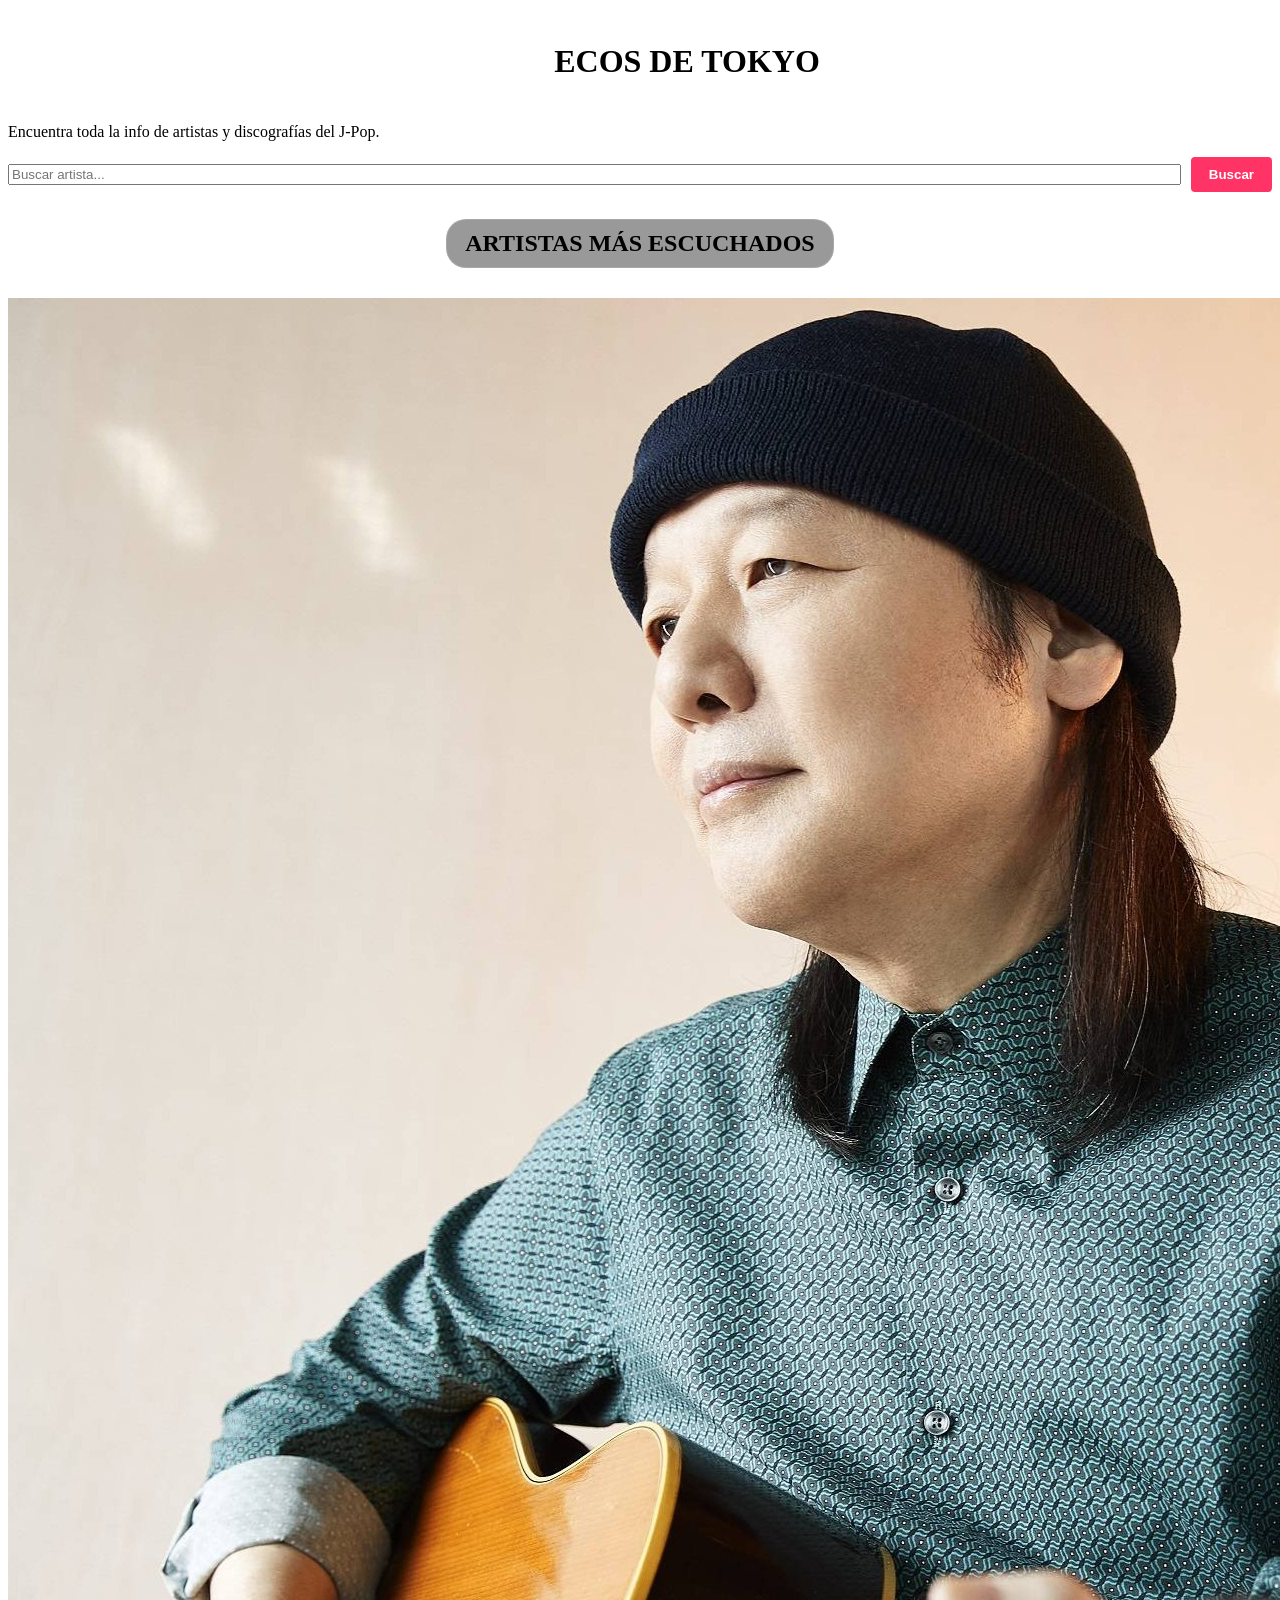
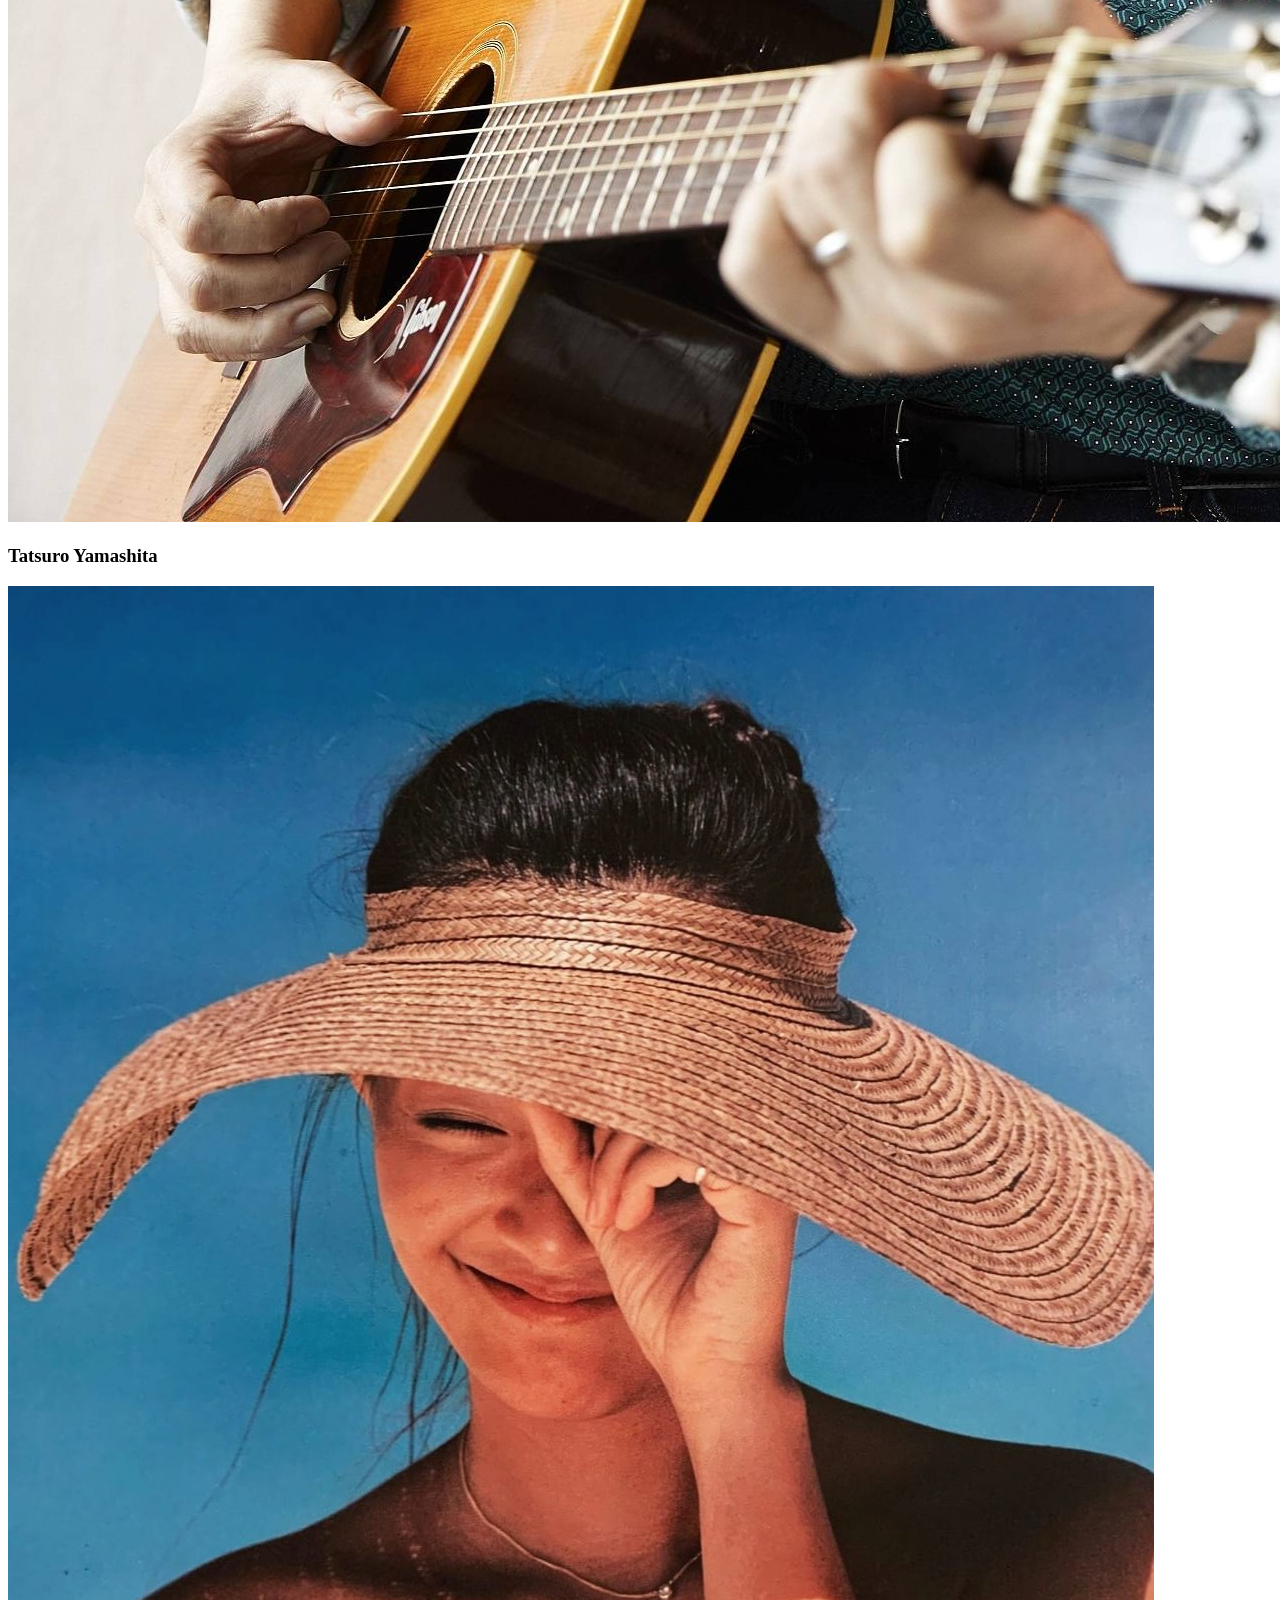
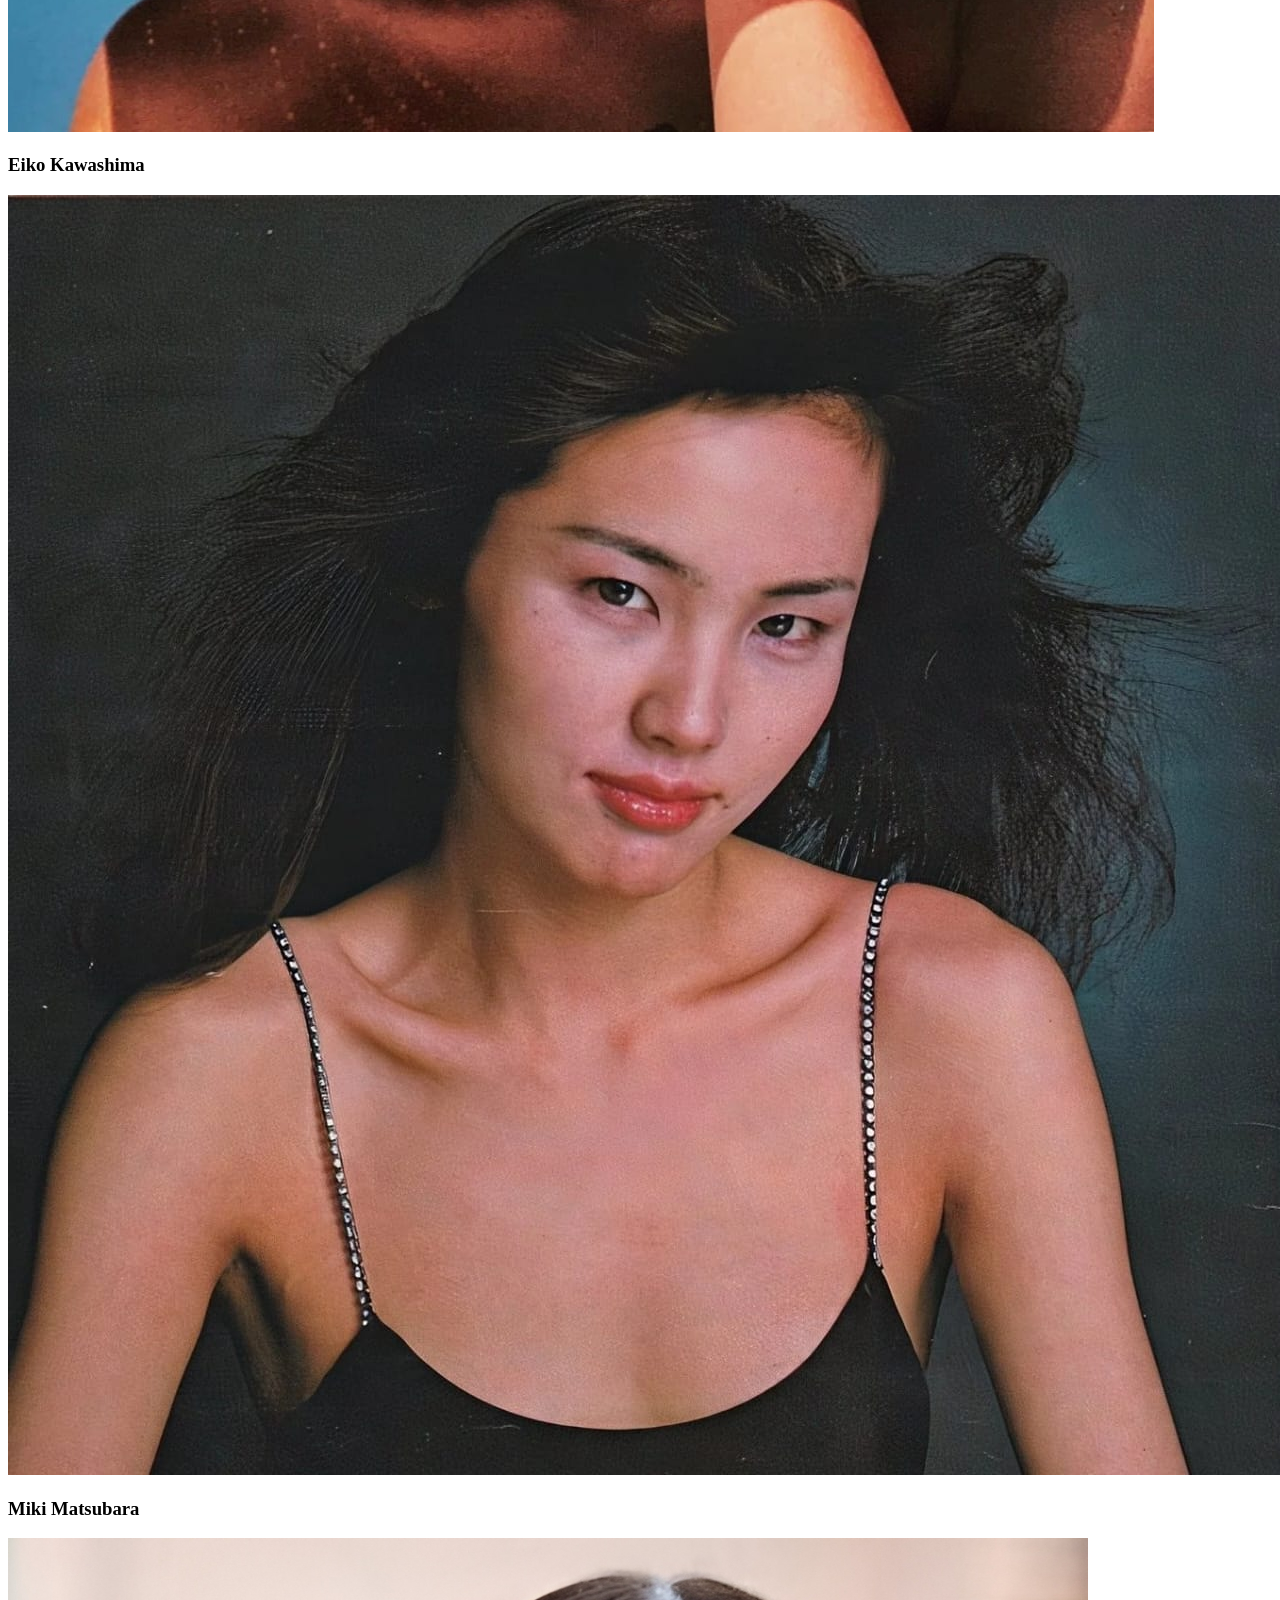
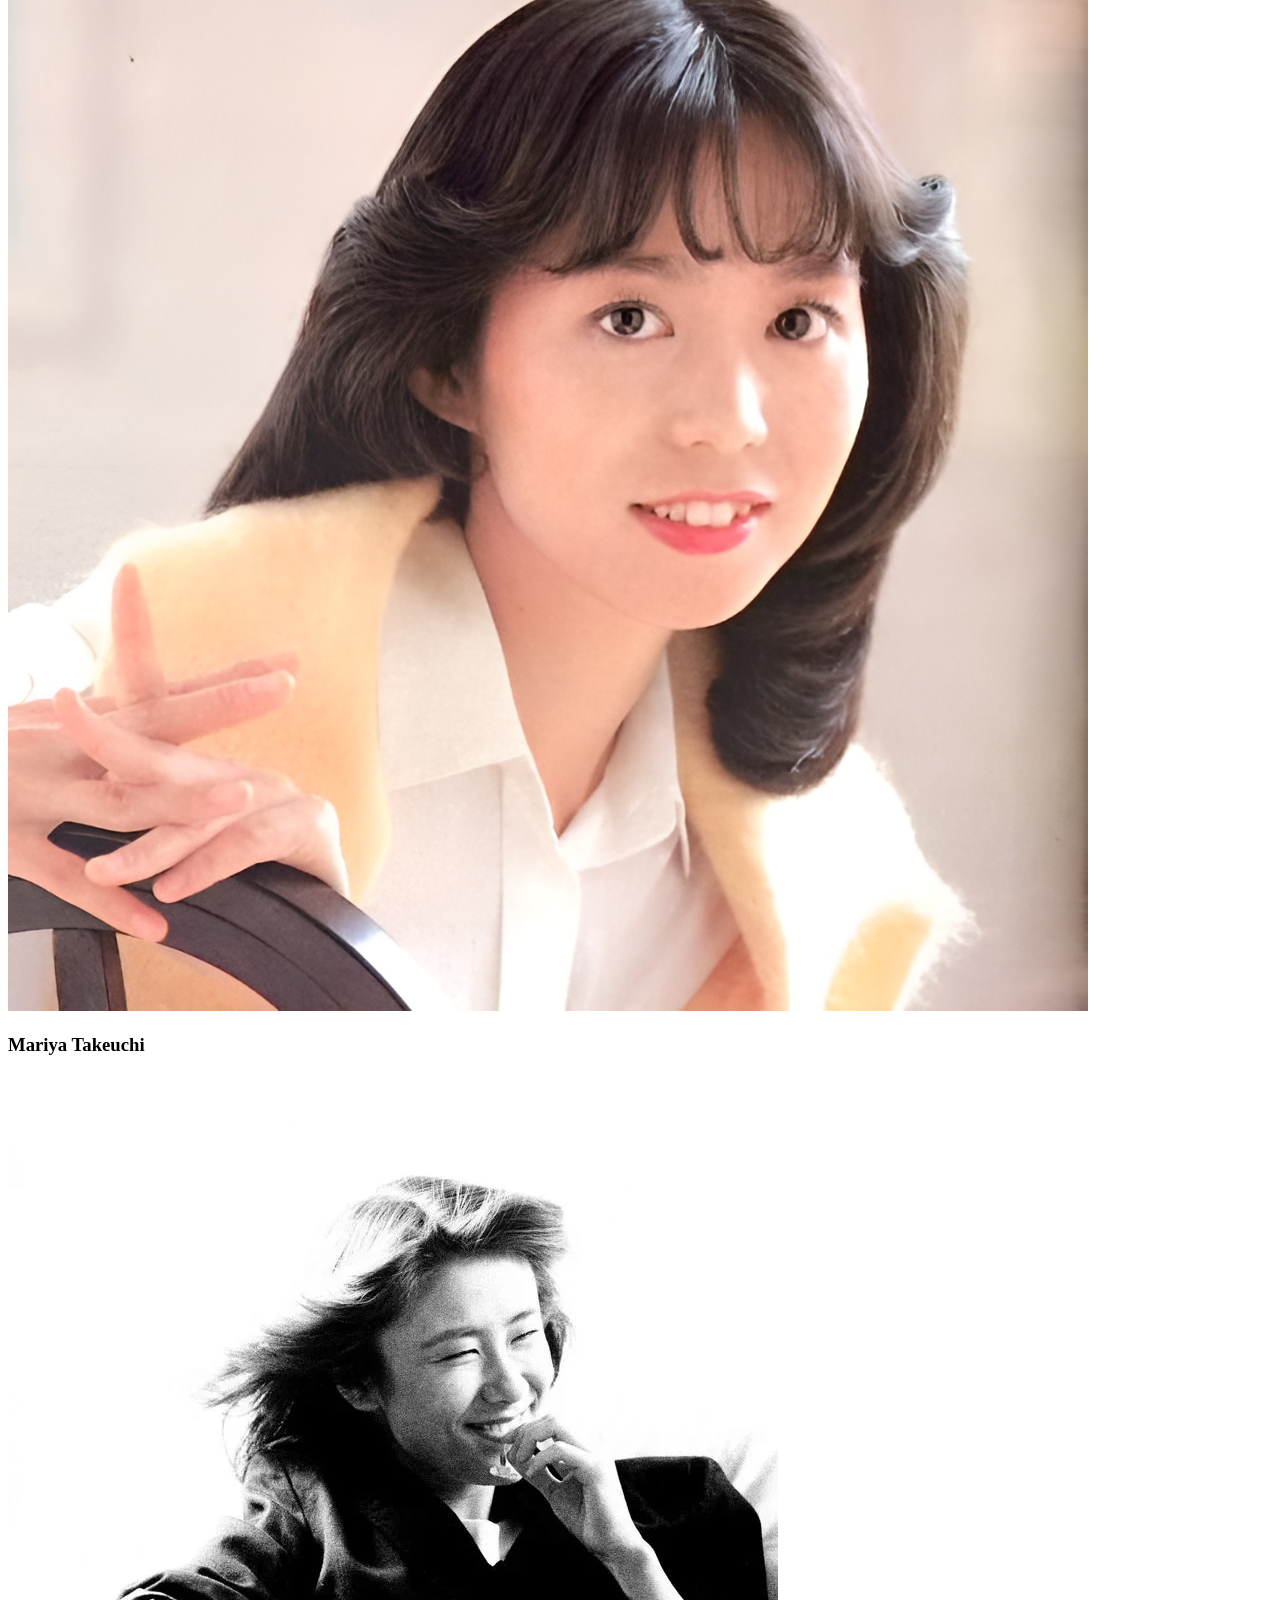
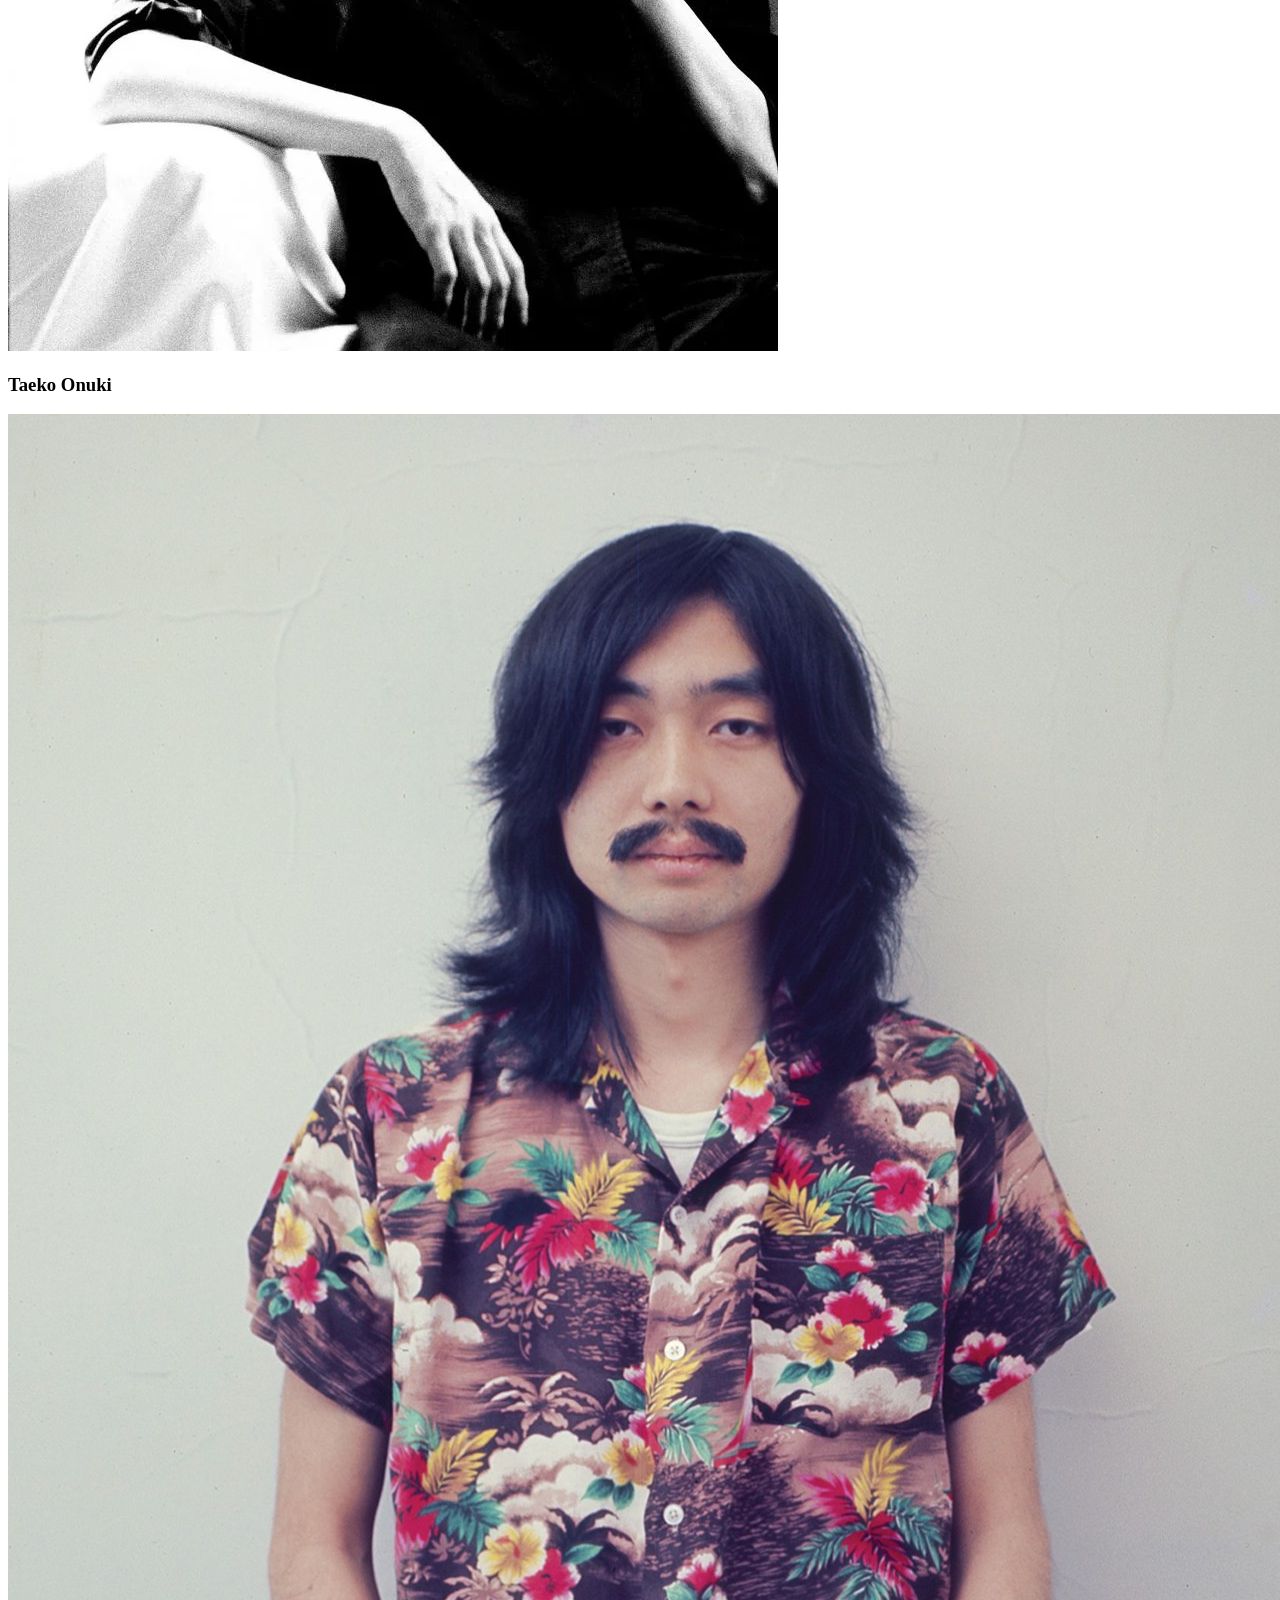
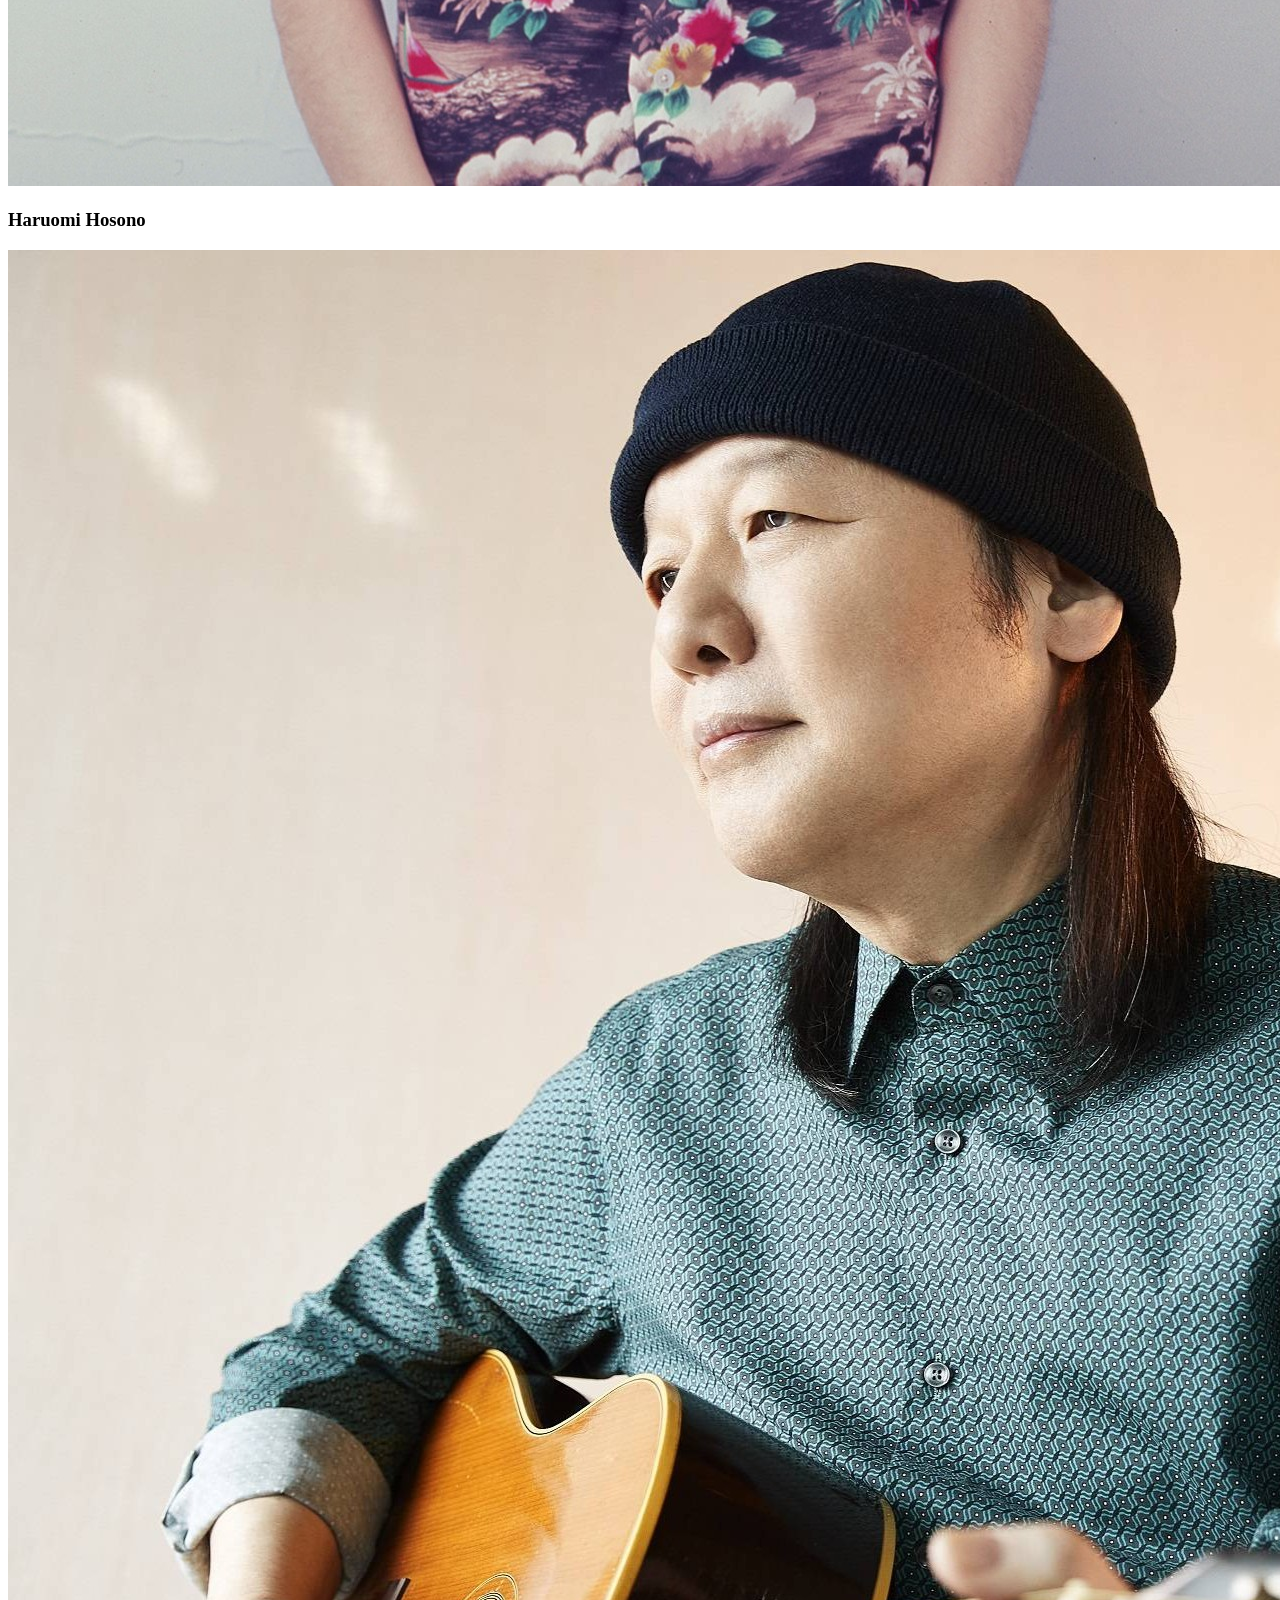
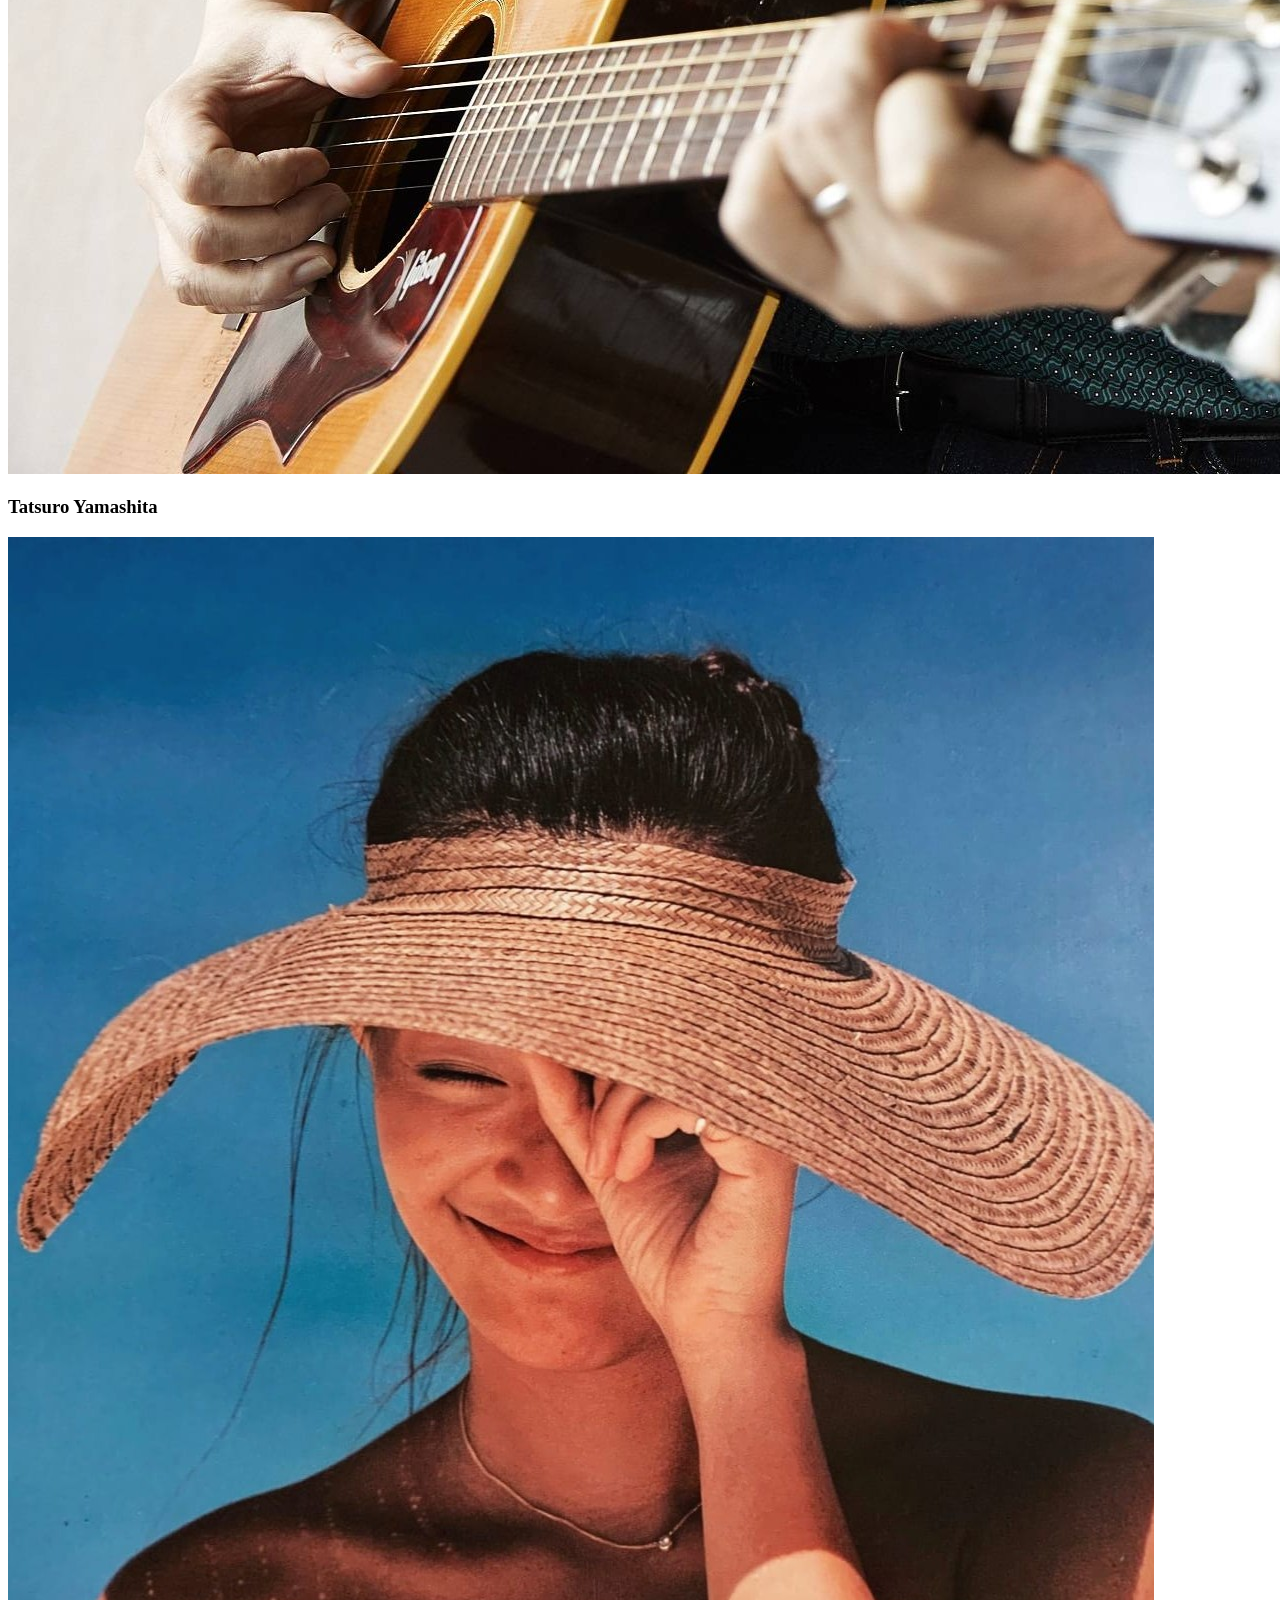
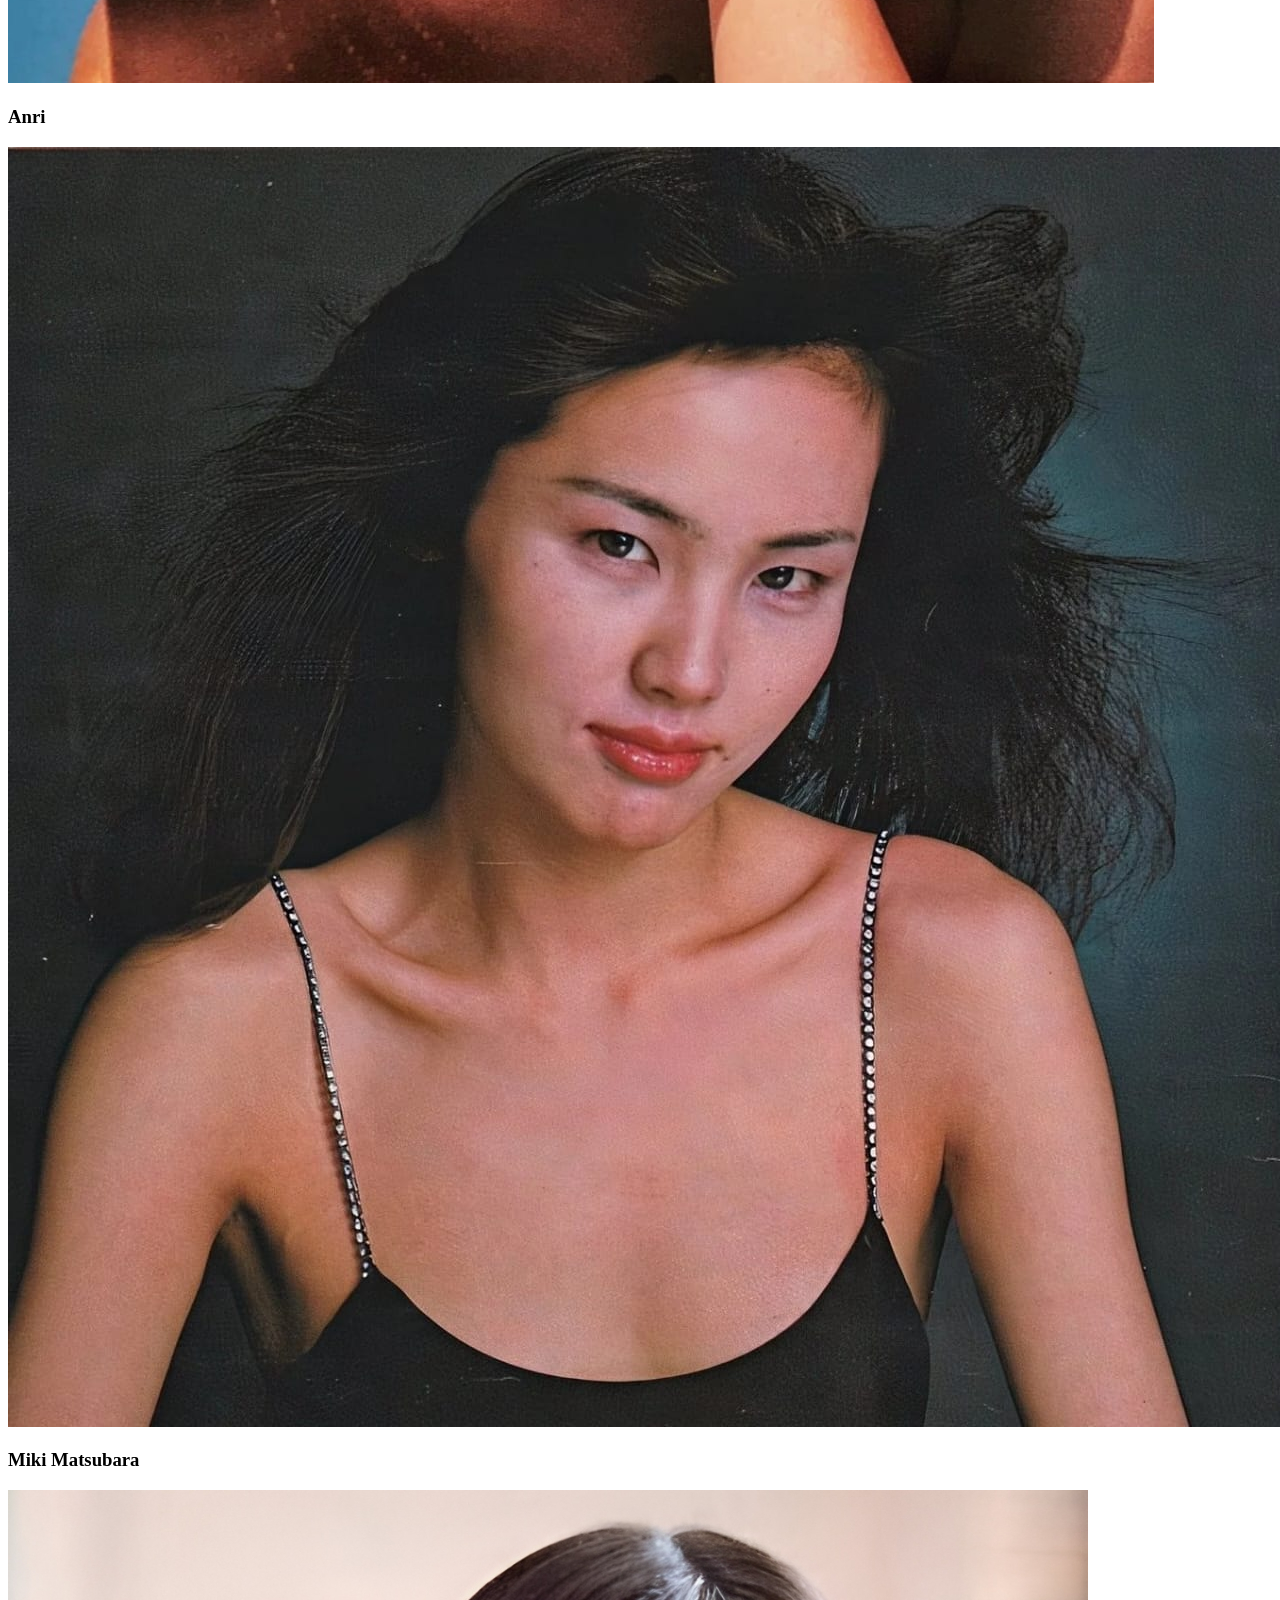
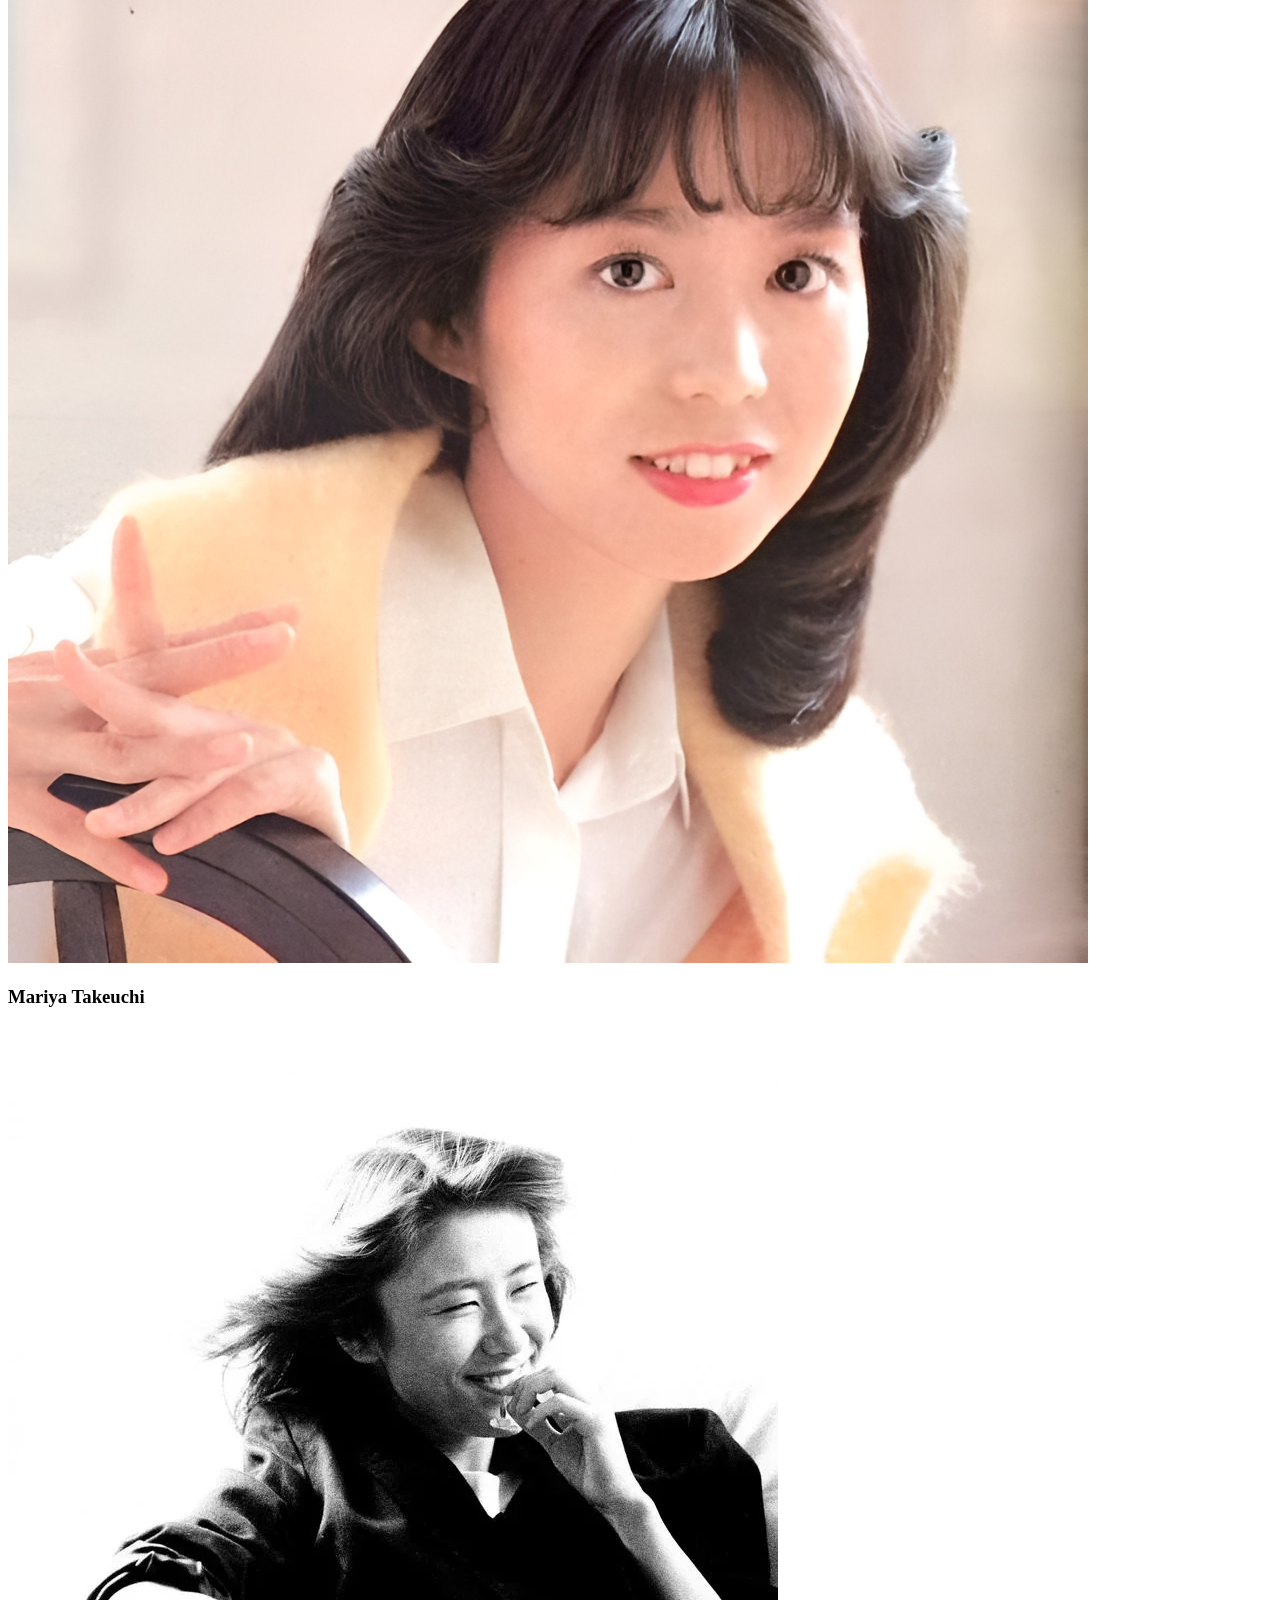
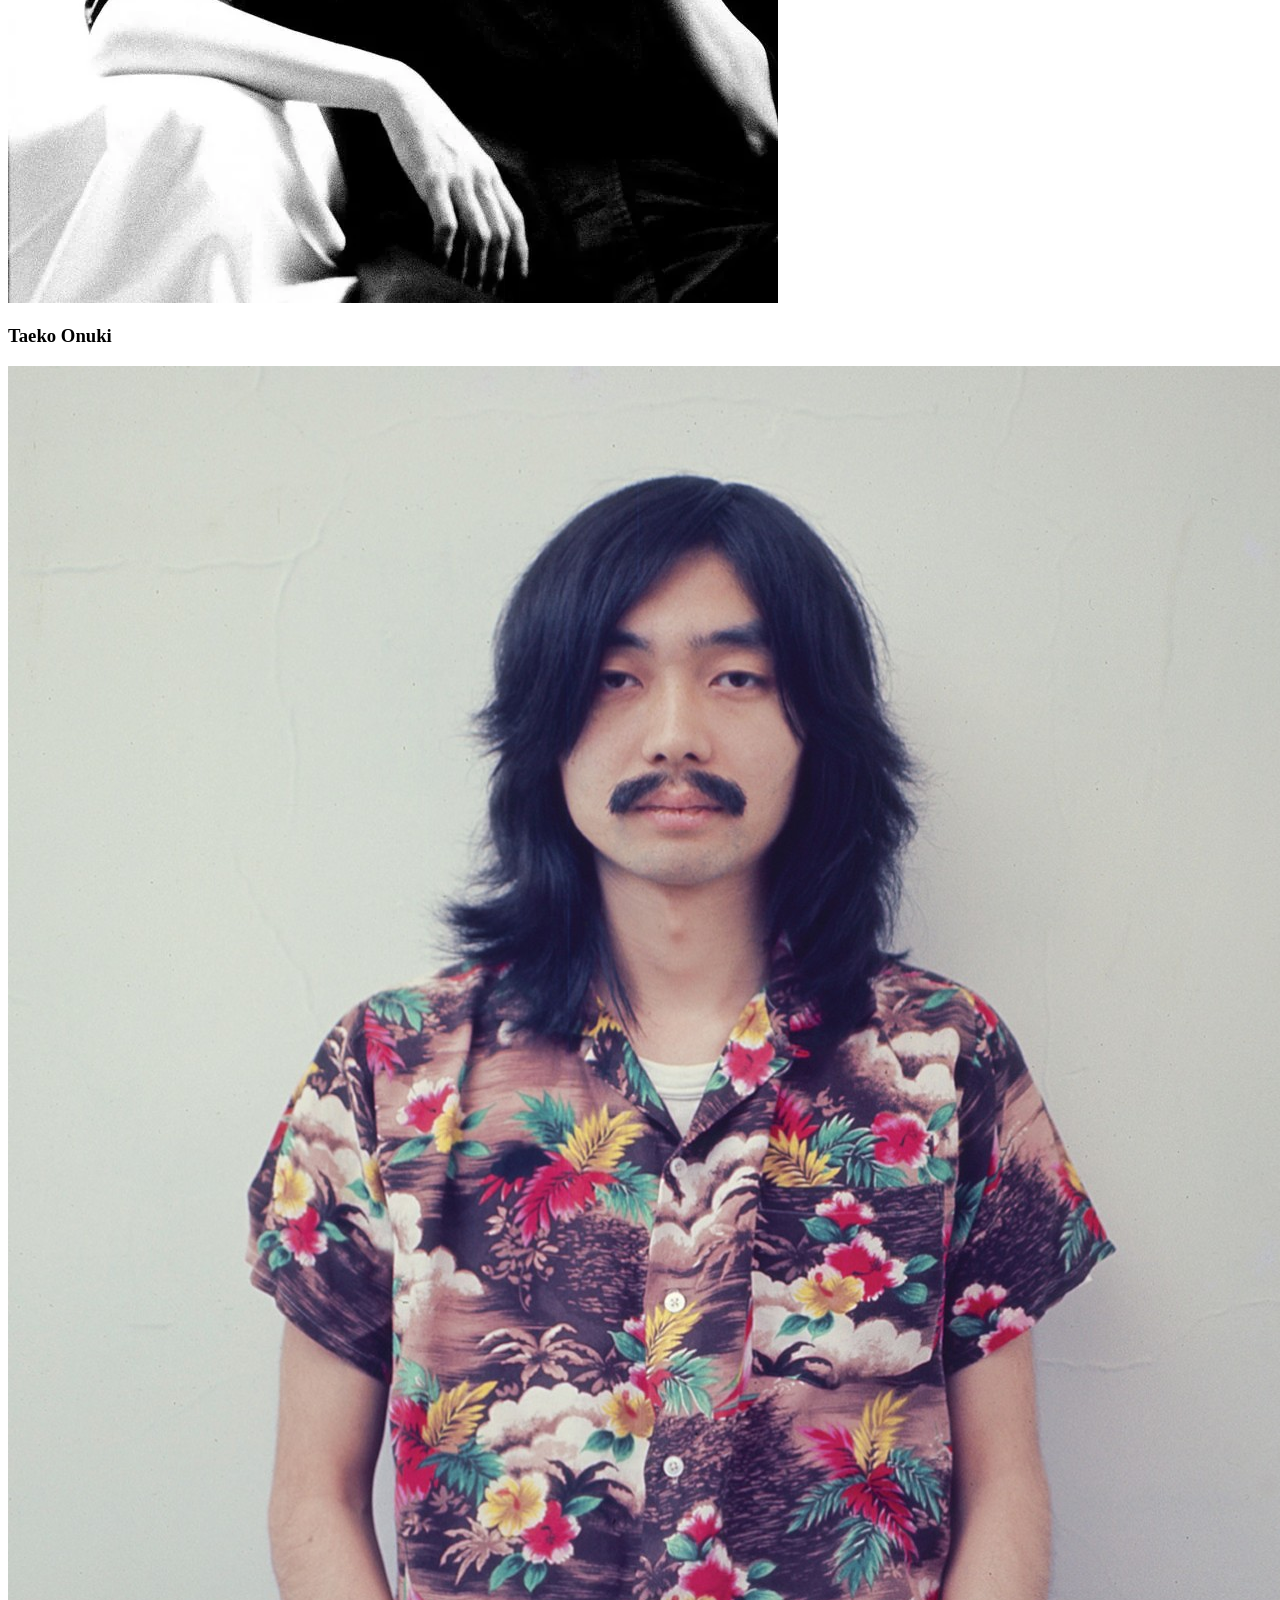
<file: inicio.html>
<!DOCTYPE html>
<html lang="es">
<head>
    <meta charset="UTF-8">
    <meta name="viewport" content="width=device-width, initial-scale=1.0">
    <title>Ecos de Tokyo</title>
    <style>
        .modal-overlay {
            display: none; 
            position: fixed;
            top: 0;
            left: 0;
            width: 100%;
            height: 100%;
            background-color: rgba(0, 0, 0, 0.8);
            z-index: 9999; 
            justify-content: center;
            align-items: center;
        }
        .modal-content {
            background-color: #1a1a2e; 
            color: #fff;
            padding: 30px;
            border-radius: 12px;
            width: 90%;
            max-width: 450px;
            position: relative;
            text-align: center;
            box-shadow: 0 5px 25px rgba(0,0,0,0.6);
            border: 1px solid #333;
            font-family: sans-serif;
        }
        .modal-close {
            position: absolute;
            top: 15px;
            right: 20px;
            font-size: 28px;
            cursor: pointer;
            color: #aaa;
        }
        .modal-close:hover { color: #fff; }
        .btn-ver-mas {
            display: inline-block;
            margin-top: 20px;
            padding: 10px 24px;
            background-color: #ff3366; 
            color: white;
            text-decoration: none;
            border-radius: 25px;
            font-weight: bold;
            transition: background 0.3s;
        }
        .btn-ver-mas:hover { background-color: #e02454; }
        .card { cursor: pointer; }

        .carousel-title {
            width: fit-content;
            max-width: 100%;
            margin: 0 auto 30px;
            padding: 10px 18px;
            background-color: rgba(0, 0, 0, 0.4);
            border: 1px solid rgba(255, 255, 255, 0.15);
            border-radius: 20px;
        }

        .site-title {
            display: flex;
            align-items: center;
            justify-content: center;
            gap: 14px;
        }

        .site-title img {
            width: clamp(48px, 10vw, 80px);
            height: auto;
        }

        .search-container {
            display: flex;
            justify-content: center;
            align-items: center;
            flex-wrap: wrap;
            gap: 10px;
        }

        .search-container input {
            flex: 1 1 300px;
            min-width: 0;
        }

        .search-container button {
            padding: 10px 18px;
            border: 0;
            border-radius: 4px;
            background: #ff3366;
            color: #ffffff;
            font-weight: bold;
            cursor: pointer;
        }

        .search-container button:hover {
            background: #e02454;
        }

        #artist-search-status {
            flex-basis: 100%;
            min-height: 1.2em;
            color: #a0a5c1;
            font-size: 0.9rem;
        }

        .site-footer {
            margin-top: 0;
            padding: 24px 20px;
            background: rgba(10, 12, 30, 0.92);
            border-top: 1px solid rgba(255, 255, 255, 0.12);
            color: #a0a5c1;
            text-align: center;
            font-size: 0.85rem;
            line-height: 1.6;
        }

        .site-footer p + p {
            margin-top: 6px;
        }

        .site-footer strong {
            color: #ffffff;
        }

        @media (max-width: 480px) {
            .search-container input {
                flex-basis: 100%;
            }

            .site-footer {
                padding: 20px 16px;
            }
        }
    </style>
</head>
<body class="home-page">

    <header class="main-header">
        <div class="hero-section">
            <h1 class="site-title"><img src="logo.png" alt="">ECOS DE TOKYO</h1>
            <p>Encuentra toda la info de artistas y discografías del J-Pop.</p>
            <form class="search-container" id="artist-search-form" role="search">
                <input
                    id="artist-search"
                    type="search"
                    list="artist-suggestions"
                    placeholder="Buscar artista..."
                    aria-label="Buscar artista"
                    aria-describedby="artist-search-status"
                    required>
                <datalist id="artist-suggestions">
                    <option value="Tatsuro Yamashita"></option>
                    <option value="Miki Matsubara"></option>
                    <option value="Mariya Takeuchi"></option>
                    <option value="Taeko Onuki"></option>
                    <option value="Haruomi Hosono"></option>
                    <option value="Anri"></option>
                    <option value="Eiko Kawashima"></option>
                </datalist>
                <button type="submit">Buscar</button>
                <span id="artist-search-status" role="status" aria-live="polite"></span>
            </form>
        </div>
    </header>

    <main class="content-container">

        <div id="artistas-seccion" class="carousel-container">
            <h2 class="carousel-title">ARTISTAS MÁS ESCUCHADOS</h2>
            <div class="carousel-window">
                <div class="carousel-track artists-animation">
                    <div class="card" onclick="abrirModal('modal-tatsuro')"><img src="TY.jpeg" alt="Tatsuro Yamashita"><h3>Tatsuro Yamashita</h3></div>
                    <div class="card" onclick="abrirModal('modal-eiko')"><img src="AR.jpg" alt="Eiko Kawashima"><h3>Eiko Kawashima</h3></div>
                    <div class="card" onclick="abrirModal('modal-miki')"><img src="MI.jpg" alt="Miki Matsubara"><h3>Miki Matsubara</h3></div>
                    <div class="card" onclick="abrirModal('modal-mariya')"><img src="MA.jpg" alt="Mariya Takeuchi"><h3>Mariya Takeuchi</h3></div>
                    <div class="card" onclick="abrirModal('modal-taeko')"><img src="onuki.webp" alt="Taeko Onuki"><h3>Taeko Onuki</h3></div>
                    <div class="card" onclick="abrirModal('modal-haruomi')"><img src="hosono.jpg" alt="Haruomi Hosono"><h3>Haruomi Hosono</h3></div>

                    <div class="card" onclick="abrirModal('modal-tatsuro')"><img src="TY.jpeg" alt="Tatsuro Yamashita"><h3>Tatsuro Yamashita</h3></div>
                    <div class="card" onclick="abrirModal('modal-anri')"><img src="AR.jpg" alt="Anri"><h3>Anri</h3></div>
                    <div class="card" onclick="abrirModal('modal-miki')"><img src="MI.jpg" alt="Miki Matsubara"><h3>Miki Matsubara</h3></div>
                    <div class="card" onclick="abrirModal('modal-mariya')"><img src="MA.jpg" alt="Mariya Takeuchi"><h3>Mariya Takeuchi</h3></div>
                    <div class="card" onclick="abrirModal('modal-taeko')"><img src="onuki.webp" alt="Taeko Onuki"><h3>Taeko Onuki</h3></div>
                    <div class="card" onclick="abrirModal('modal-haruomi')"><img src="hosono.jpg" alt="Haruomi Hosono"><h3>Haruomi Hosono</h3></div>
                </div>
            </div>
        </div>

        <div class="divider-line"></div>

        <div id="discografias-seccion" class="carousel-container">
            <h2 class="carousel-title">Álbumes más visitados</h2>
            <div class="carousel-window">
                <div class="carousel-track albums-animation">
                    <div class="card album-card" onclick="abrirModal('modal-timely')"><img src="anri.jpg" alt="Timely!! - Anri"><h3>Timely!! - Anri</h3></div>
                    <div class="card album-card" onclick="abrirModal('modal-ride')"><img src="ride.jpg" alt="Ride On Time - Tatsuro Yamashita"><h3>Ride On Time</h3></div>
                    <div class="card album-card" onclick="abrirModal('modal-variety')"><img src="var.jpg" alt="Variety - Mariya Takeuchi"><h3>Variety</h3></div>
                    <div class="card album-card" onclick="abrirModal('modal-plastic')"><img src="plas.jpg" alt="Plastic Love - Single"><h3>Plastic Love</h3></div>
                    <div class="card album-card" onclick="abrirModal('modal-sunshower')"><img src="suns.jpg" alt="Sunshower - Taeko Onuki"><h3>Sunshower</h3></div>
                    <div class="card album-card" onclick="abrirModal('modal-vacation')"><img src="alon.jpg" alt="A Long Vacation - Eiichi Ohtaki"><h3>A Long Vacation</h3></div>

                    <div class="card album-card" onclick="abrirModal('modal-timely')"><img src="anri.jpg" alt="Timely!! - Anri"><h3>Timely!! - Anri</h3></div>
                    <div class="card album-card" onclick="abrirModal('modal-ride')"><img src="ride.jpg" alt="Ride On Time - Tatsuro Yamashita"><h3>Ride On Time</h3></div>
                    <div class="card album-card" onclick="abrirModal('modal-variety')"><img src="var.jpg" alt="Variety - Mariya Takeuchi"><h3>Variety</h3></div>
                    <div class="card album-card" onclick="abrirModal('modal-plastic')"><img src="plas.jpg" alt="Plastic Love - Single"><h3>Plastic Love</h3></div>
                    <div class="card album-card" onclick="abrirModal('modal-sunshower')"><img src="suns.jpg" alt="Sunshower - Taeko Onuki"><h3>Sunshower</h3></div>
                    <div class="card album-card" onclick="abrirModal('modal-vacation')"><img src="alon.jpg" alt="A Long Vacation - Eiichi Ohtaki"><h3>A Long Vacation</h3></div>
                </div>
            </div>
        </div>

    </main>

    <footer class="site-footer">
        <p><strong>&copy; 2026 Ecos de Tokyo. Todos los derechos reservados.</strong></p>
        <p>Licencia de uso: todos los derechos reservados sobre el contenido original de este sitio. No se permite su reproducción, distribución o modificación sin autorización previa por escrito.</p>
        <p>Los nombres, imágenes, portadas y obras de terceros pertenecen a sus respectivos titulares. Su inclusión es únicamente informativa y no implica titularidad ni autorización de reutilización.</p>
    </footer>

    <div id="modal-tatsuro" class="modal-overlay">
        <div class="modal-content">
            <span class="modal-close" onclick="cerrarModal('modal-tatsuro')">&times;</span>
            <h3>Tatsuro Yamashita</h3>
            <p>Rey indiscutible del City Pop. Conocido por sus arreglos magistrales, su voz impecable y una impecable producción musical que definió los años 80.</p>
            <a href="#artistas-seccion" class="btn-ver-mas" onclick="cerrarModal('modal-tatsuro')">Ver más</a>
        </div>
    </div>

    <div id="modal-eiko" class="modal-overlay">
        <div class="modal-content">
            <span class="modal-close" onclick="cerrarModal('modal-eiko')">&times;</span>
            <h3>Eiko Kawashima</h3>
            <p>Destacada cantautora japonesa con una increíble presencia escénica y letras profundas que marcaron una época.</p>
            <a href="#artistas-seccion" class="btn-ver-mas" onclick="cerrarModal('modal-eiko')">Ver más</a>
        </div>
    </div>

    <div id="modal-miki" class="modal-overlay">
        <div class="modal-content">
            <span class="modal-close" onclick="cerrarModal('modal-miki')">&times;</span>
            <h3>Miki Matsubara</h3>
            <p>Famosa mundialmente por su icónico hit "Stay With Me". Una de las voces más melódicas y recordadas de la escena pop japonesa.</p>
            <a href="#artistas-seccion" class="btn-ver-mas" onclick="cerrarModal('modal-miki')">Ver más</a>
        </div>
    </div>

    <div id="modal-mariya" class="modal-overlay">
        <div class="modal-content">
            <span class="modal-close" onclick="cerrarModal('modal-mariya')">&times;</span>
            <h3>Mariya Takeuchi</h3>
            <p>La mente brillante detrás de "Plastic Love". Su estilo pop sofisticado la consolidó como una leyenda viva de la música de Japón.</p>
            <a href="#artistas-seccion" class="btn-ver-mas" onclick="cerrarModal('modal-mariya')">Ver más</a>
        </div>
    </div>

    <div id="modal-taeko" class="modal-overlay">
        <div class="modal-content">
            <span class="modal-close" onclick="cerrarModal('modal-taeko')">&times;</span>
            <h3>Taeko Onuki</h3>
            <p>Pionera de la música alternativa y el pop vanguardista en Japón, reconocida por sus composiciones acústicas sutiles y elegantes.</p>
            <a href="#artistas-seccion" class="btn-ver-mas" onclick="cerrarModal('modal-taeko')">Ver más</a>
        </div>
    </div>

    <div id="modal-haruomi" class="modal-overlay">
        <div class="modal-content">
            <span class="modal-close" onclick="cerrarModal('modal-haruomi')">&times;</span>
            <h3>Haruomi Hosono</h3>
            <p>Miembro fundador de Yellow Magic Orchestra (YMO). Una figura vital e innovadora en el desarrollo de la música electrónica mundial.</p>
            <a href="#artistas-seccion" class="btn-ver-mas" onclick="cerrarModal('modal-haruomi')">Ver más</a>
        </div>
    </div>

    <div id="modal-anri" class="modal-overlay">
        <div class="modal-content">
            <span class="modal-close" onclick="cerrarModal('modal-anri')">&times;</span>
            <h3>Anri</h3>
            <p>Cantante icónica que mezcló a la perfección ritmos veraniegos, funk y pop, transportando a los oyentes directamente a la costa de Japón.</p>
            <a href="#artistas-seccion" class="btn-ver-mas" onclick="cerrarModal('modal-anri')">Ver más</a>
        </div>
    </div>

    <div id="modal-timely" class="modal-overlay">
        <div class="modal-content">
            <span class="modal-close" onclick="cerrarModal('modal-timely')">&times;</span>
            <h3>Timely!!</h3>
            <p>Álbum definitivo de Anri lanzado en 1983. Contiene éxitos frescos de verano producidos brillantemente por Toshiki Kadomatsu.</p>
            <a href="#discografias-seccion" class="btn-ver-mas" onclick="cerrarModal('modal-timely')">Ver más</a>
        </div>
    </div>

    <div id="modal-ride" class="modal-overlay">
        <div class="modal-content">
            <span class="modal-close" onclick="cerrarModal('modal-ride')">&times;</span>
            <h3>Ride On Time</h3>
            <p>El álbum de 1980 que catapultó a Tatsuro Yamashita al estrellato total. Su canción homónima es un himno atemporal.</p>
            <a href="#discografias-seccion" class="btn-ver-mas" onclick="cerrarModal('modal-ride')">Ver más</a>
        </div>
    </div>

    <div id="modal-variety" class="modal-overlay">
        <div class="modal-content">
            <span class="modal-close" onclick="cerrarModal('modal-variety')">&times;</span>
            <h3>Variety</h3>
            <p>Lanzado en 1984 por Mariya Takeuchi. Marcó su regreso triunfal a la música y está compuesto enteramente por canciones escritas por ella misma.</p>
            <a href="#discografias-seccion" class="btn-ver-mas" onclick="cerrarModal('modal-variety')">Ver más</a>
        </div>
    </div>

    <div id="modal-plastic" class="modal-overlay">
        <div class="modal-content">
            <span class="modal-close" onclick="cerrarModal('modal-plastic')">&times;</span>
            <h3>Plastic Love</h3>
            <p>El fenómeno viral de internet y la canción insignia de todo el movimiento de resurgimiento del City Pop internacional.</p>
            <a href="#discografias-seccion" class="btn-ver-mas" onclick="cerrarModal('modal-plastic')">Ver más</a>
        </div>
    </div>

    <div id="modal-sunshower" class="modal-overlay">
        <div class="modal-content">
            <span class="modal-close" onclick="cerrarModal('modal-sunshower')">&times;</span>
            <h3>Sunshower</h3>
            <p>Obra maestra de Taeko Onuki de 1977. Una fusión perfecta de jazz, pop y arreglos orquestales impecables dirigidos por Ryuichi Sakamoto.</p>
            <a href="#discografias-seccion" class="btn-ver-mas" onclick="cerrarModal('modal-sunshower')">Ver más</a>
        </div>
    </div>

    <div id="modal-vacation" class="modal-overlay">
        <div class="modal-content">
            <span class="modal-close" onclick="cerrarModal('modal-vacation')">&times;</span>
            <h3>A Long Vacation</h3>
            <p>Lanzado en 1981 por Eiichi Ohtaki. Un álbum legendario venerado por su compleja producción influenciada por el "Wall of Sound".</p>
            <a href="#discografias-seccion" class="btn-ver-mas" onclick="cerrarModal('modal-vacation')">Ver más</a>
        </div>
    </div>

    <script>
        function abrirModal(idModal) {
            const modal = document.getElementById(idModal);
            if(modal) modal.style.display = "flex";
        }

        function cerrarModal(idModal) {
            const modal = document.getElementById(idModal);
            if(modal) modal.style.display = "none";
        }

        window.onclick = function(event) {
            if (event.target.classList.contains('modal-overlay')) {
                event.target.style.display = "none";
            }
        }
    </script>
</body>
</html>
</file>
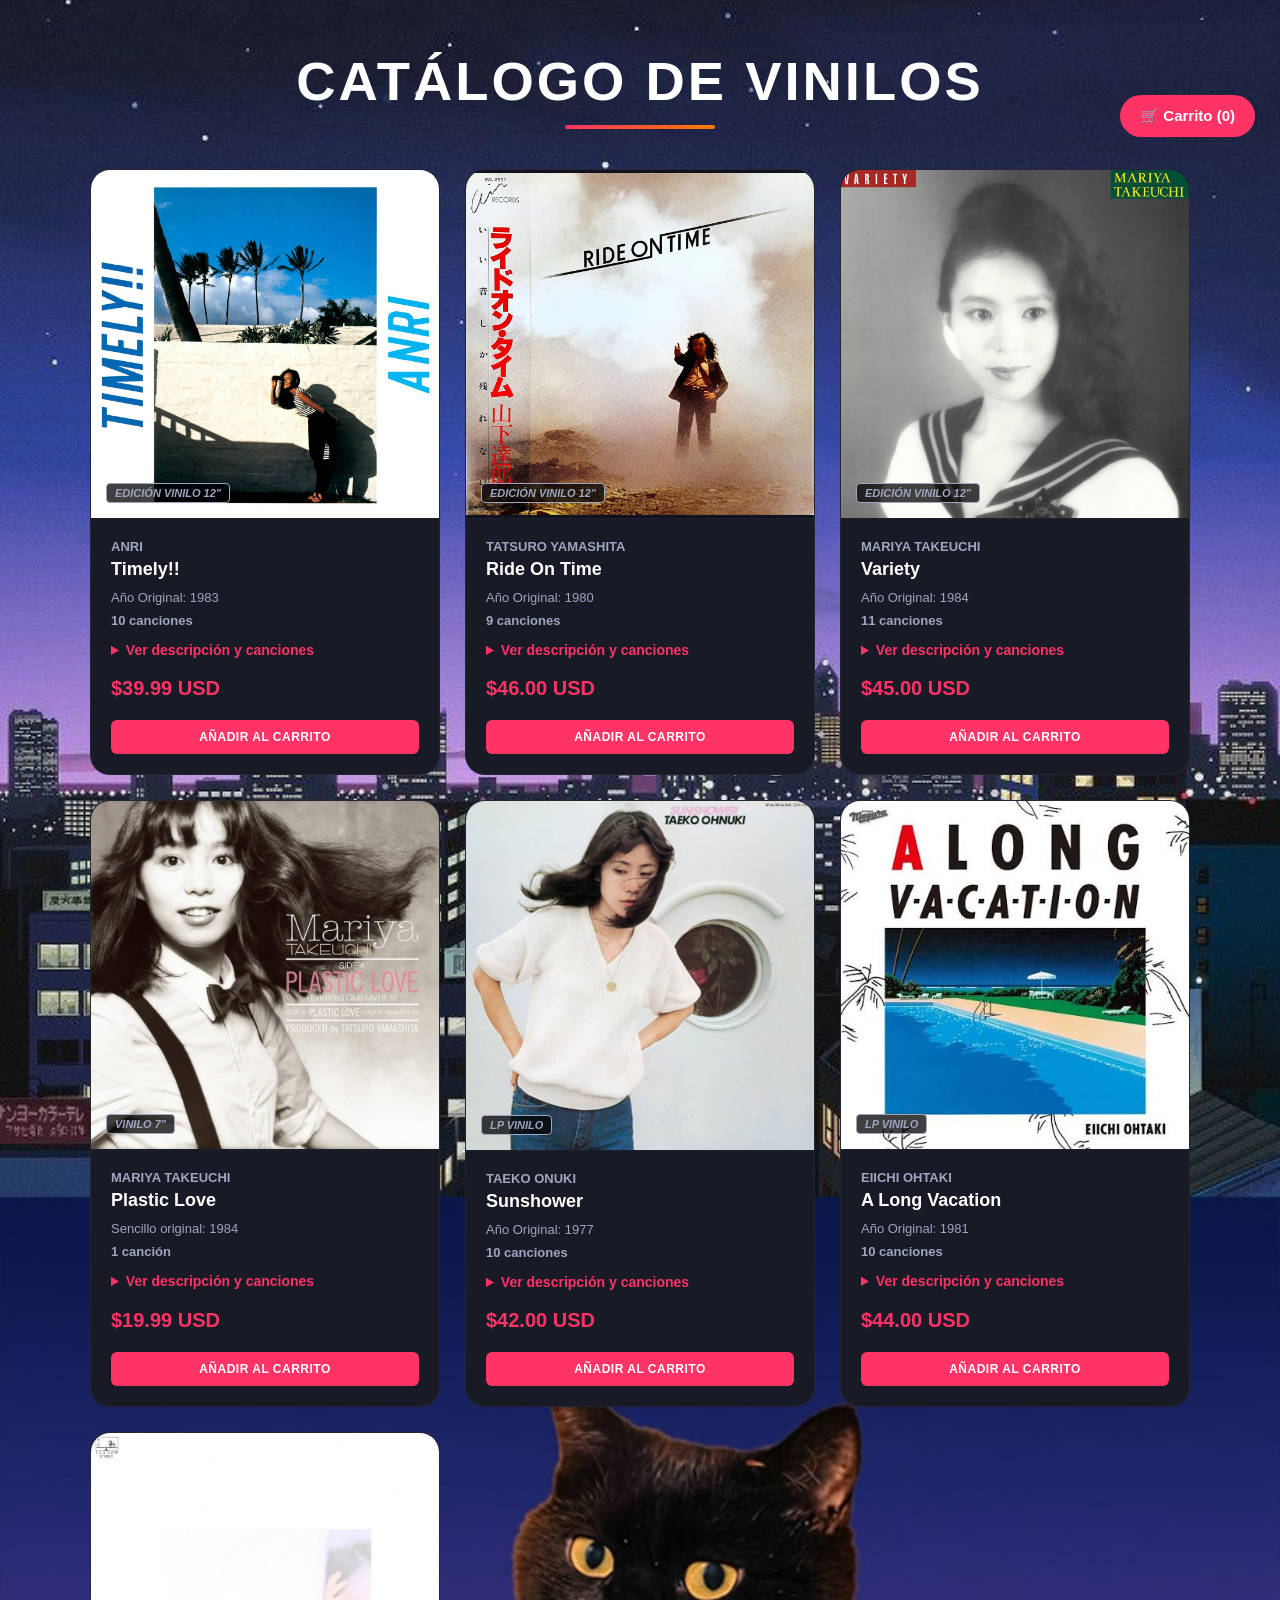
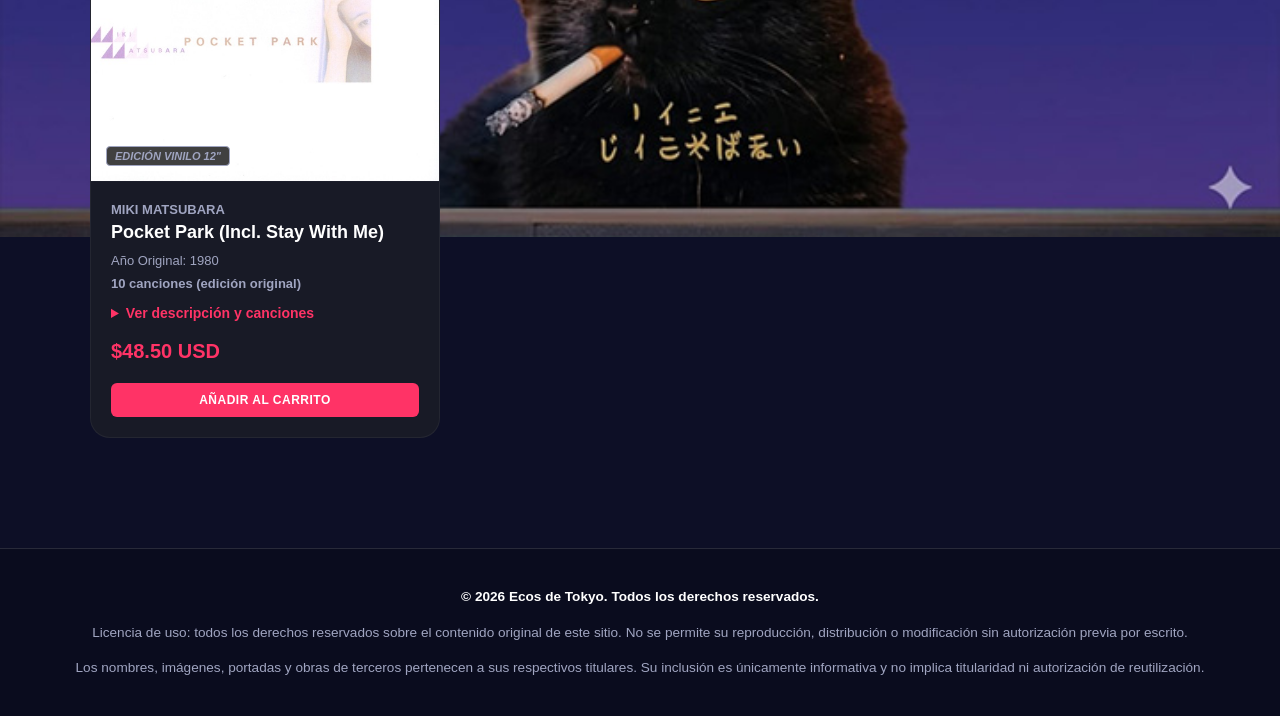
<file: PDISCO.html>
<!DOCTYPE html>
<html lang="es">
<head>
    <meta charset="UTF-8">
    <meta name="viewport" content="width=device-width, initial-scale=1.0">
    <title>Catálogo de Vinilos</title>
    <style>
        :root {
            --bg-dark: #0d0f26;
            --bg-card: #181a26;
            --border-card: rgba(255, 255, 255, 0.05);
            --neon-pink: #ff3366;
            --neon-orange: #a0a5c1;
            --text-light: #ffffff;
            --text-muted: #a0a5c1;
        }

        body {
            display: flex;
            flex-direction: column;
            min-height: 100vh;
            margin: 0;
            font-family: 'Segoe UI', Tahoma, Geneva, Verdana, sans-serif;
            background-color: var(--bg-dark);
            background-image: url('fondo_cat.png');
            background-size: cover;
            background-position: center;
            background-repeat: no-repeat;
            color: var(--text-light);
            background-attachment: fixed;
        }

        .container {
            flex: 1 0 auto;
        }

        .container {
            max-width: 1100px;
            margin: 0 auto;
            padding: 50px 20px;
            text-align: center;
        }

        .catalog-title {
            margin: 0 0 12px;
            font-size: clamp(2.2rem, 5vw, 3.4rem);
            font-weight: 900;
            letter-spacing: 3px;
            text-transform: uppercase;
        }

        .gradient-line {
            width: 150px;
            height: 4px;
            background: linear-gradient(90deg, var(--neon-pink), #ff7a00);
            margin: 0 auto 40px auto;
            border-radius: 2px;
        }

        .cart-toggle-btn {
            position: fixed;
            top: 95px;
            right: 25px;
            background: var(--neon-pink);
            color: white;
            border: none;
            padding: 12px 20px;
            font-size: 15px;
            font-weight: bold;
            border-radius: 50px;
            cursor: pointer;
            box-shadow: none;
            z-index: 900;
            transition: transform 0.2s;
        }

        .cart-toggle-btn:hover {
            transform: scale(1.05);
        }

        .products-grid {
            display: grid;
            grid-template-columns: repeat(3, minmax(0, 1fr));
            gap: 25px;
            margin-bottom: 60px;
        }

        .vinyl-card {
            background-color: var(--bg-card);
            border: 1px solid var(--border-card);
            border-radius: 20px;
            overflow: hidden;
            transition: transform 0.3s, border-color 0.3s;
            display: flex;
            flex-direction: column;
            text-align: left;
        }

        .vinyl-card:hover {
            transform: translateY(-5px);
            border-color: rgba(255, 255, 255, 0.15);
            box-shadow: 0 10px 30px rgba(0, 0, 0, 0.3);
        }

        .vinyl-cover {
            width: 100%;
            aspect-ratio: 1;
            background-color: #101220;
            display: flex;
            align-items: center;
            justify-content: center;
            color: var(--text-muted);
            font-style: italic;
            font-size: 14px;
            position: relative;
            border-bottom: 1px solid var(--border-card);
        }

        .vinyl-cover img {
            width: 100%;
            height: 100%;
            object-fit: contain;
        }

        @media (max-width: 850px) {
            .products-grid {
                grid-template-columns: repeat(2, minmax(0, 1fr));
            }
        }

        @media (max-width: 560px) {
            .products-grid {
                grid-template-columns: minmax(0, 1fr);
            }
        }

        .vinyl-format-badge {
            position: absolute;
            bottom: 15px;
            left: 15px;
            background-color: rgba(0, 0, 0, 0.75);
            border: 1px solid var(--neon-orange);
            color: var(--neon-orange);
            padding: 3px 8px;
            font-size: 11px;
            font-weight: bold;
            border-radius: 4px;
            text-transform: uppercase;
        }

        .vinyl-content {
            padding: 20px;
            display: flex;
            flex-direction: column;
            flex-grow: 1;
        }

        .artist-name {
            color: var(--neon-orange);
            font-size: 13px;
            font-weight: bold;
            text-transform: uppercase;
            margin-bottom: 5px;
        }

        .album-title {
            font-size: 18px;
            font-weight: bold;
            margin: 0 0 10px 0;
        }

        .release-year {
            font-size: 13px;
            color: var(--text-muted);
            margin-bottom: 8px;
        }

        .track-count {
            color: var(--neon-orange);
            font-size: 13px;
            font-weight: bold;
            margin-bottom: 12px;
        }

        .album-description {
            color: var(--text-muted);
            font-size: 14px;
            line-height: 1.5;
            margin: 12px 0 8px;
        }

        .album-details {
            margin-bottom: 16px;
            color: var(--text-muted);
            font-size: 14px;
        }

        .album-details summary {
            color: var(--neon-pink);
            cursor: pointer;
            font-weight: bold;
            line-height: 1.5;
        }

        .album-details summary:hover {
            color: #ff7a9b;
        }

        .track-list {
            margin: 0;
            padding-left: 22px;
            line-height: 1.7;
        }

        .price-tag {
            font-size: 20px;
            font-weight: bold;
            color: var(--neon-pink);
            margin-bottom: 20px;
            margin-top: auto;
        }

        .btn-add-cart {
            background: var(--neon-pink);
            border: none;
            color: var(--text-light);
            padding: 10px;
            border-radius: 6px;
            font-weight: bold;
            cursor: pointer;
            text-transform: uppercase;
            font-size: 12px;
            letter-spacing: 0.5px;
            transition: background 0.2s;
            text-align: center;
        }

        .btn-add-cart:hover {
            background: #e62254;
            color: white;
        }

        .cart-overlay {
            position: fixed;
            top: 0;
            left: 0;
            width: 100%;
            height: 100%;
            background: rgba(5, 6, 15, 0.9);
            backdrop-filter: blur(6px);
            display: flex;
            align-items: center;
            justify-content: center;
            z-index: 1000;
            opacity: 0;
            pointer-events: none;
            transition: opacity 0.3s ease;
        }

        .cart-overlay.active {
            opacity: 1;
            pointer-events: auto;
        }

        .cart-container {
            background-color: var(--bg-card);
            border: 1px solid rgba(255, 255, 255, 0.1);
            border-radius: 16px;
            width: 95%;
            max-width: 650px;
            max-height: 90vh;
            padding: 30px;
            box-shadow: 0 10px 30px rgba(0, 0, 0, 0.3);
            position: relative;
            box-sizing: border-box;
            display: flex;
            flex-direction: column;
        }

        .cart-close {
            position: absolute;
            top: 15px;
            right: 20px;
            font-size: 26px;
            color: var(--text-muted);
            cursor: pointer;
        }

        .cart-close:hover {
            color: var(--neon-pink);
        }

        .cart-title {
            font-size: 24px;
            margin-top: 0;
            margin-bottom: 20px;
            text-transform: uppercase;
            letter-spacing: 1px;
            border-bottom: 1px solid var(--border-card);
            padding-bottom: 10px;
        }

        .cart-items-list {
            overflow-y: auto;
            max-height: 200px;
            margin-bottom: 20px;
            text-align: left;
            padding-right: 5px;
        }

        .cart-item {
            display: flex;
            justify-content: space-between;
            align-items: center;
            background-color: var(--bg-card);
            border: 1px solid var(--border-card);
            padding: 10px 15px;
            border-radius: 8px;
            margin-bottom: 10px;
        }

        .cart-item-info {
            display: flex;
            flex-direction: column;
        }

        .cart-item-title {
            font-weight: bold;
            font-size: 14px;
        }

        .cart-item-price {
            color: var(--neon-orange);
            font-size: 13px;
        }

        .btn-remove-item {
            background: transparent;
            border: none;
            color: var(--text-muted);
            cursor: pointer;
            font-size: 14px;
        }

        .btn-remove-item:hover {
            color: var(--neon-pink);
        }

        .cart-empty-msg {
            color: var(--text-muted);
            font-style: italic;
            padding: 20px 0;
            text-align: center;
        }

        .checkout-form {
            text-align: left;
            border-top: 1px solid var(--border-card);
            padding-top: 20px;
        }

        .form-row {
            display: grid;
            grid-template-columns: 1fr 1fr;
            gap: 15px;
            margin-bottom: 12px;
        }

        .form-group {
            display: flex;
            flex-direction: column;
        }

        .form-group label {
            font-size: 11px;
            text-transform: uppercase;
            color: var(--text-muted);
            margin-bottom: 5px;
            letter-spacing: 0.5px;
        }

        .form-group input {
            background-color: var(--bg-dark);
            border: 1px solid var(--border-card);
            color: white;
            padding: 10px;
            border-radius: 6px;
            font-size: 14px;
            outline: none;
        }

        .form-group input:focus {
            border-color: var(--neon-pink);
        }

        .account-summary {
            background-color: rgba(0, 0, 0, 0.2);
            border-radius: 8px;
            padding: 15px;
            margin-top: 15px;
            margin-bottom: 20px;
            display: flex;
            justify-content: space-between;
            align-items: center;
            border: 1px solid var(--border-card);
        }

        .total-label {
            font-size: 15px;
            font-weight: bold;
        }

        .total-amount {
            font-size: 24px;
            font-weight: 900;
            color: var(--neon-pink);
        }

        .btn-buy-now {
            width: 100%;
            background: var(--neon-pink);
            border: none;
            color: white;
            padding: 14px;
            border-radius: 6px;
            font-weight: bold;
            font-size: 15px;
            text-transform: uppercase;
            cursor: pointer;
            box-shadow: none;
        }

        .btn-buy-now:hover {
            filter: brightness(1.1);
        }

        .site-footer {
            margin-top: 0;
            padding: 24px 20px;
            background: rgba(10, 12, 30, 0.92);
            border-top: 1px solid rgba(255, 255, 255, 0.12);
            color: #a0a5c1;
            text-align: center;
            font-size: 0.85rem;
            line-height: 1.6;
        }

        .site-footer p + p {
            margin-top: 6px;
        }

        .site-footer strong {
            color: #ffffff;
        }

        @media (max-width: 480px) {
            .site-footer {
                padding: 20px 16px;
            }
        }
    </style>
</head>
<body>

    <button class="cart-toggle-btn" onclick="toggleCart(true)">
        🛒 Carrito (<span id="cartCount">0</span>)
    </button>

    <div class="container">
        <h1 class="catalog-title">Catálogo de Vinilos</h1>
        <div class="gradient-line"></div>

        <div class="products-grid">
            <div class="vinyl-card">
                <div class="vinyl-cover">
                    <img src="anri.jpg" alt="Portada del álbum Timely!! de Anri">
                    <div class="vinyl-format-badge">Edición Vinilo 12"</div>
                </div>
                <div class="vinyl-content">
                    <div class="artist-name">Anri</div>
                    <h3 class="album-title">Timely!!</h3>
                    <div class="release-year">Año Original: 1983</div>
                    <div class="track-count">10 canciones</div>
                    <details class="album-details">
                        <summary>Ver descripción y canciones</summary>
                        <p class="album-description">City pop de sonido luminoso y arreglos sofisticados, con temas destacados como “Cat's Eye”.</p>
                        <ol class="track-list">
                            <li>Cat's Eye</li>
                            <li>Windy Summer</li>
                            <li>Stay by Me</li>
                            <li>A Hope from Sad Street</li>
                            <li>You Are Not Alone</li>
                            <li>Kanashimi ga Tomaranai</li>
                            <li>Shyness Boy</li>
                            <li>Lost Love in the Rain</li>
                            <li>Driving My Love</li>
                            <li>Good-Night for You</li>
                        </ol>
                    </details>
                    <div class="price-tag">$39.99 USD</div>
                    <button class="btn-add-cart" onclick="addToCart('Anri - Timely!!', 39.99)">Añadir al Carrito</button>
                </div>
            </div>

            <div class="vinyl-card">
                <div class="vinyl-cover">
                    <img src="ride.jpg" alt="Portada del álbum Ride On Time de Tatsuro Yamashita">
                    <div class="vinyl-format-badge">Edición Vinilo 12"</div>
                </div>
                <div class="vinyl-content">
                    <div class="artist-name">Tatsuro Yamashita</div>
                    <h3 class="album-title">Ride On Time</h3>
                    <div class="release-year">Año Original: 1980</div>
                    <div class="track-count">9 canciones</div>
                    <details class="album-details">
                        <summary>Ver descripción y canciones</summary>
                        <p class="album-description">Una mezcla de city pop, soul y funk con la producción y los arreglos característicos de Yamashita.</p>
                        <ol class="track-list">
                            <li>Someday</li>
                            <li>Daydream</li>
                            <li>Silent Screamer</li>
                            <li>Ride on Time (Album Version)</li>
                            <li>The Door into Summer</li>
                            <li>My Sugar Babe</li>
                            <li>Rainy Day</li>
                            <li>Clouds</li>
                            <li>Kissing Goodnight</li>
                        </ol>
                    </details>
                    <div class="price-tag">$46.00 USD</div>
                    <button class="btn-add-cart" onclick="addToCart('Tatsuro Yamashita - Ride On Time', 46.00)">Añadir al Carrito</button>
                </div>
            </div>

            <div class="vinyl-card">
                <div class="vinyl-cover">
                    <img src="var.jpg" alt="Portada del álbum Variety de Mariya Takeuchi">
                    <div class="vinyl-format-badge">Edición Vinilo 12"</div>
                </div>
                <div class="vinyl-content">
                    <div class="artist-name">Mariya Takeuchi</div>
                    <h3 class="album-title">Variety</h3>
                    <div class="release-year">Año Original: 1984</div>
                    <div class="track-count">11 canciones</div>
                    <details class="album-details">
                        <summary>Ver descripción y canciones</summary>
                        <p class="album-description">Álbum de pop sofisticado escrito por Takeuchi que incluye “Plastic Love”.</p>
                        <ol class="track-list">
                            <li>Mou Ichido</li>
                            <li>Plastic Love</li>
                            <li>Honki de Only You (Let's Get Married)</li>
                            <li>One Night Stand</li>
                            <li>Broken Heart</li>
                            <li>Night at the Amphitheater</li>
                            <li>Todokanu Omoi</li>
                            <li>Mersey Beat de Utawasete</li>
                            <li>Mizu to Anata to Taiyou to</li>
                            <li>Going Steady</li>
                            <li>Shetland ni Hoho wo Uzumete</li>
                        </ol>
                    </details>
                    <div class="price-tag">$45.00 USD</div>
                    <button class="btn-add-cart" onclick="addToCart('Mariya Takeuchi - Variety', 45.00)">Añadir al Carrito</button>
                </div>
            </div>

            <div class="vinyl-card">
                <div class="vinyl-cover">
                    <img src="plas.jpg" alt="Portada del sencillo Plastic Love de Mariya Takeuchi">
                    <div class="vinyl-format-badge">Vinilo 7"</div>
                </div>
                <div class="vinyl-content">
                    <div class="artist-name">Mariya Takeuchi</div>
                    <h3 class="album-title">Plastic Love</h3>
                    <div class="release-year">Sencillo original: 1984</div>
                    <div class="track-count">1 canción</div>
                    <details class="album-details">
                        <summary>Ver descripción y canciones</summary>
                        <p class="album-description">Sencillo emblemático de city pop, de atmósfera nocturna y romántica; también forma parte de “Variety”.</p>
                        <ol class="track-list">
                            <li>Plastic Love</li>
                        </ol>
                    </details>
                    <div class="price-tag">$19.99 USD</div>
                    <button class="btn-add-cart" onclick="addToCart('Mariya Takeuchi - Plastic Love', 19.99)">Añadir al Carrito</button>
                </div>
            </div>

            <div class="vinyl-card">
                <div class="vinyl-cover">
                    <img src="suns.jpg" alt="Portada del álbum Sunshower de Taeko Onuki">
                    <div class="vinyl-format-badge">LP Vinilo</div>
                </div>
                <div class="vinyl-content">
                    <div class="artist-name">Taeko Onuki</div>
                    <h3 class="album-title">Sunshower</h3>
                    <div class="release-year">Año Original: 1977</div>
                    <div class="track-count">10 canciones</div>
                    <details class="album-details">
                        <summary>Ver descripción y canciones</summary>
                        <p class="album-description">Fusiona pop, jazz y arreglos refinados; entre sus canciones destaca “Summer Connection”.</p>
                        <ol class="track-list">
                            <li>Summer Connection</li>
                            <li>Kusuri o Takusan</li>
                            <li>Nanimo Iranai</li>
                            <li>Tokai</li>
                            <li>Karappo no Isu</li>
                            <li>Law of Nature</li>
                            <li>Dare no Tame ni</li>
                            <li>Silent Screamer</li>
                            <li>Sargasso Sea</li>
                            <li>Furiko no Yagi</li>
                        </ol>
                    </details>
                    <div class="price-tag">$42.00 USD</div>
                    <button class="btn-add-cart" onclick="addToCart('Taeko Onuki - Sunshower', 42.00)">Añadir al Carrito</button>
                </div>
            </div>

            <div class="vinyl-card">
                <div class="vinyl-cover">
                    <img src="alon.jpg" alt="Portada del álbum A Long Vacation de Eiichi Ohtaki">
                    <div class="vinyl-format-badge">LP Vinilo</div>
                </div>
                <div class="vinyl-content">
                    <div class="artist-name">Eiichi Ohtaki</div>
                    <h3 class="album-title">A Long Vacation</h3>
                    <div class="release-year">Año Original: 1981</div>
                    <div class="track-count">10 canciones</div>
                    <details class="album-details">
                        <summary>Ver descripción y canciones</summary>
                        <p class="album-description">Un clásico del pop japonés, reconocido por sus melodías y arreglos inspirados en el pop orquestal.</p>
                        <ol class="track-list">
                            <li>Kimi wa Tennen Shoku</li>
                            <li>Velvet Motel</li>
                            <li>Canary Islands Nite</li>
                            <li>Pap-Pi-Doo-Bi-Doo-Ba Story</li>
                            <li>Waga Kokoro no Pinball</li>
                            <li>Ame no Wednesday</li>
                            <li>Speech Balloon</li>
                            <li>Koisuru Karen</li>
                            <li>Fun x 4</li>
                            <li>Farewell Trans-Siberian Railway</li>
                        </ol>
                    </details>
                    <div class="price-tag">$44.00 USD</div>
                    <button class="btn-add-cart" onclick="addToCart('Eiichi Ohtaki - A Long Vacation', 44.00)">Añadir al Carrito</button>
                </div>
            </div>

            <div class="vinyl-card">
                <div class="vinyl-cover">
                    <img src="pocket-park.jpg" alt="Portada del álbum Pocket Park de Miki Matsubara">
                    <div class="vinyl-format-badge">Edición Vinilo 12"</div>
                </div>
                <div class="vinyl-content">
                    <div class="artist-name">Miki Matsubara</div>
                    <h3 class="album-title">Pocket Park (Incl. Stay With Me)</h3>
                    <div class="release-year">Año Original: 1980</div>
                    <div class="track-count">10 canciones (edición original)</div>
                    <details class="album-details">
                        <summary>Ver descripción y canciones</summary>
                        <p class="album-description">Álbum debut de Matsubara, conocido por incluir “Stay With Me” y combinar pop con city pop.</p>
                        <ol class="track-list">
                            <li>Mayonaka no Door ~Stay with Me</li>
                            <li>It's so Creamy</li>
                            <li>Cryin'</li>
                            <li>That's All</li>
                            <li>His Woman</li>
                            <li>Manhattan Wind</li>
                            <li>Ai wa Energy</li>
                            <li>Soshite Watashi ga</li>
                            <li>Trouble Maker</li>
                            <li>Mind Game</li>
                        </ol>
                    </details>
                    <div class="price-tag">$48.50 USD</div>
                    <button class="btn-add-cart" onclick="addToCart('Miki Matsubara - Pocket Park', 48.50)">Añadir al Carrito</button>
                </div>
            </div>
        </div>
    </div>

    <div class="cart-overlay" id="cartOverlay">
        <div class="cart-container">
            <span class="cart-close" onclick="toggleCart(false)">&times;</span>
            <h3 class="cart-title">Tu Carrito de Vinilos</h3>

            <div class="cart-items-list" id="cartItemsContainer">
                <div class="cart-empty-msg">Tu carrito está vacío. Agrega vinilos de la colección nocturna.</div>
            </div>

            <div class="checkout-form">
                <div class="form-row">
                    <div class="form-group">
                        <label for="buyerName">Nombre Completo</label>
                        <input type="text" id="buyerName" placeholder="Ej. Carlos Martínez">
                    </div>
                    <div class="form-group">
                        <label for="buyerEmail">Correo Electrónico</label>
                        <input type="email" id="buyerEmail" placeholder="carlos@example.com">
                    </div>
                </div>
                <div class="form-group" style="margin-bottom: 12px;">
                    <label for="buyerAddress">Dirección de Envío postal</label>
                    <input type="text" id="buyerAddress" placeholder="Calle, Avenida, Ciudad y Código Postal">
                </div>
            </div>

            <div class="account-summary">
                <span class="total-label">Cuenta total a pagar:</span>
                <span class="total-amount" id="cartTotalText">$0.00 USD</span>
            </div>

            <button class="btn-buy-now" onclick="processCheckout()">Proceder con la Compra del Vinilo</button>
        </div>
    </div>

    <footer class="site-footer">
        <p><strong>&copy; 2026 Ecos de Tokyo. Todos los derechos reservados.</strong></p>
        <p>Licencia de uso: todos los derechos reservados sobre el contenido original de este sitio. No se permite su reproducción, distribución o modificación sin autorización previa por escrito.</p>
        <p>Los nombres, imágenes, portadas y obras de terceros pertenecen a sus respectivos titulares. Su inclusión es únicamente informativa y no implica titularidad ni autorización de reutilización.</p>
    </footer>

    <script>
        let cart = [];

        function toggleCart(show) {
            const overlay = document.getElementById('cartOverlay');
            if (show) {
                overlay.classList.add('active');
                renderCart();
            } else {
                overlay.classList.remove('active');
            }
        }

        function addToCart(title, price) {
            cart.push({ title: title, price: price });
            document.getElementById('cartCount').innerText = cart.length;
            renderCart();
        }

        function removeFromCart(index) {
            cart.splice(index, 1);
            document.getElementById('cartCount').innerText = cart.length;
            renderCart();
        }

        function renderCart() {
            const container = document.getElementById('cartItemsContainer');
            const totalText = document.getElementById('cartTotalText');
            
            if (cart.length === 0) {
                container.innerHTML = '<div class="cart-empty-msg">Tu carrito está vacío. Agrega vinilos de la colección nocturna.</div>';
                totalText.innerText = '$0.00 USD';
                return;
            }

            container.innerHTML = '';
            let total = 0;

            cart.forEach((item, index) => {
                total += item.price;
                
                const itemDiv = document.createElement('div');
                itemDiv.className = 'cart-item';
                itemDiv.innerHTML = `
                    <div class="cart-item-info">
                        <span class="cart-item-title">${item.title}</span>
                        <span class="cart-item-price">$${item.price.toFixed(2)} USD</span>
                    </div>
                    <button class="btn-remove-item" onclick="removeFromCart(${index})">✕ Quitar</button>
                `;
                container.appendChild(itemDiv);
            });

            totalText.innerText = `$${total.toFixed(2)} USD`;
        }

        function processCheckout() {
            if (cart.length === 0) {
                alert("❌ El carrito está vacío. Agrega al menos un disco de vinilo antes de realizar la compra.");
                return;
            }

            const name = document.getElementById('buyerName').value.trim();
            const email = document.getElementById('buyerEmail').value.trim();
            const address = document.getElementById('buyerAddress').value.trim();

            if (!name || !email || !address) {
                alert("⚠️ Por favor, rellena todos los campos del formulario para calcular la orden y procesar el envío de tus vinilos.");
                return;
            }

            let total = 0;
            cart.forEach(item => total += item.price);

            alert(`✨ ¡Compra procesada de forma exitosa, ${name}! \n\nTu cuenta total a pagar es de $${total.toFixed(2)} USD por los discos en formato físico. Te enviaremos el comprobante y el número de seguimiento a: ${email}. \n\n¡Gracias por comprar en Ecos de Tokyo!`);
            
            cart = [];
            document.getElementById('cartCount').innerText = '0';
            document.getElementById('buyerName').value = '';
            document.getElementById('buyerEmail').value = '';
            document.getElementById('buyerAddress').value = '';
            toggleCart(false);
        }
    </script>
</body>
</html>
</file>
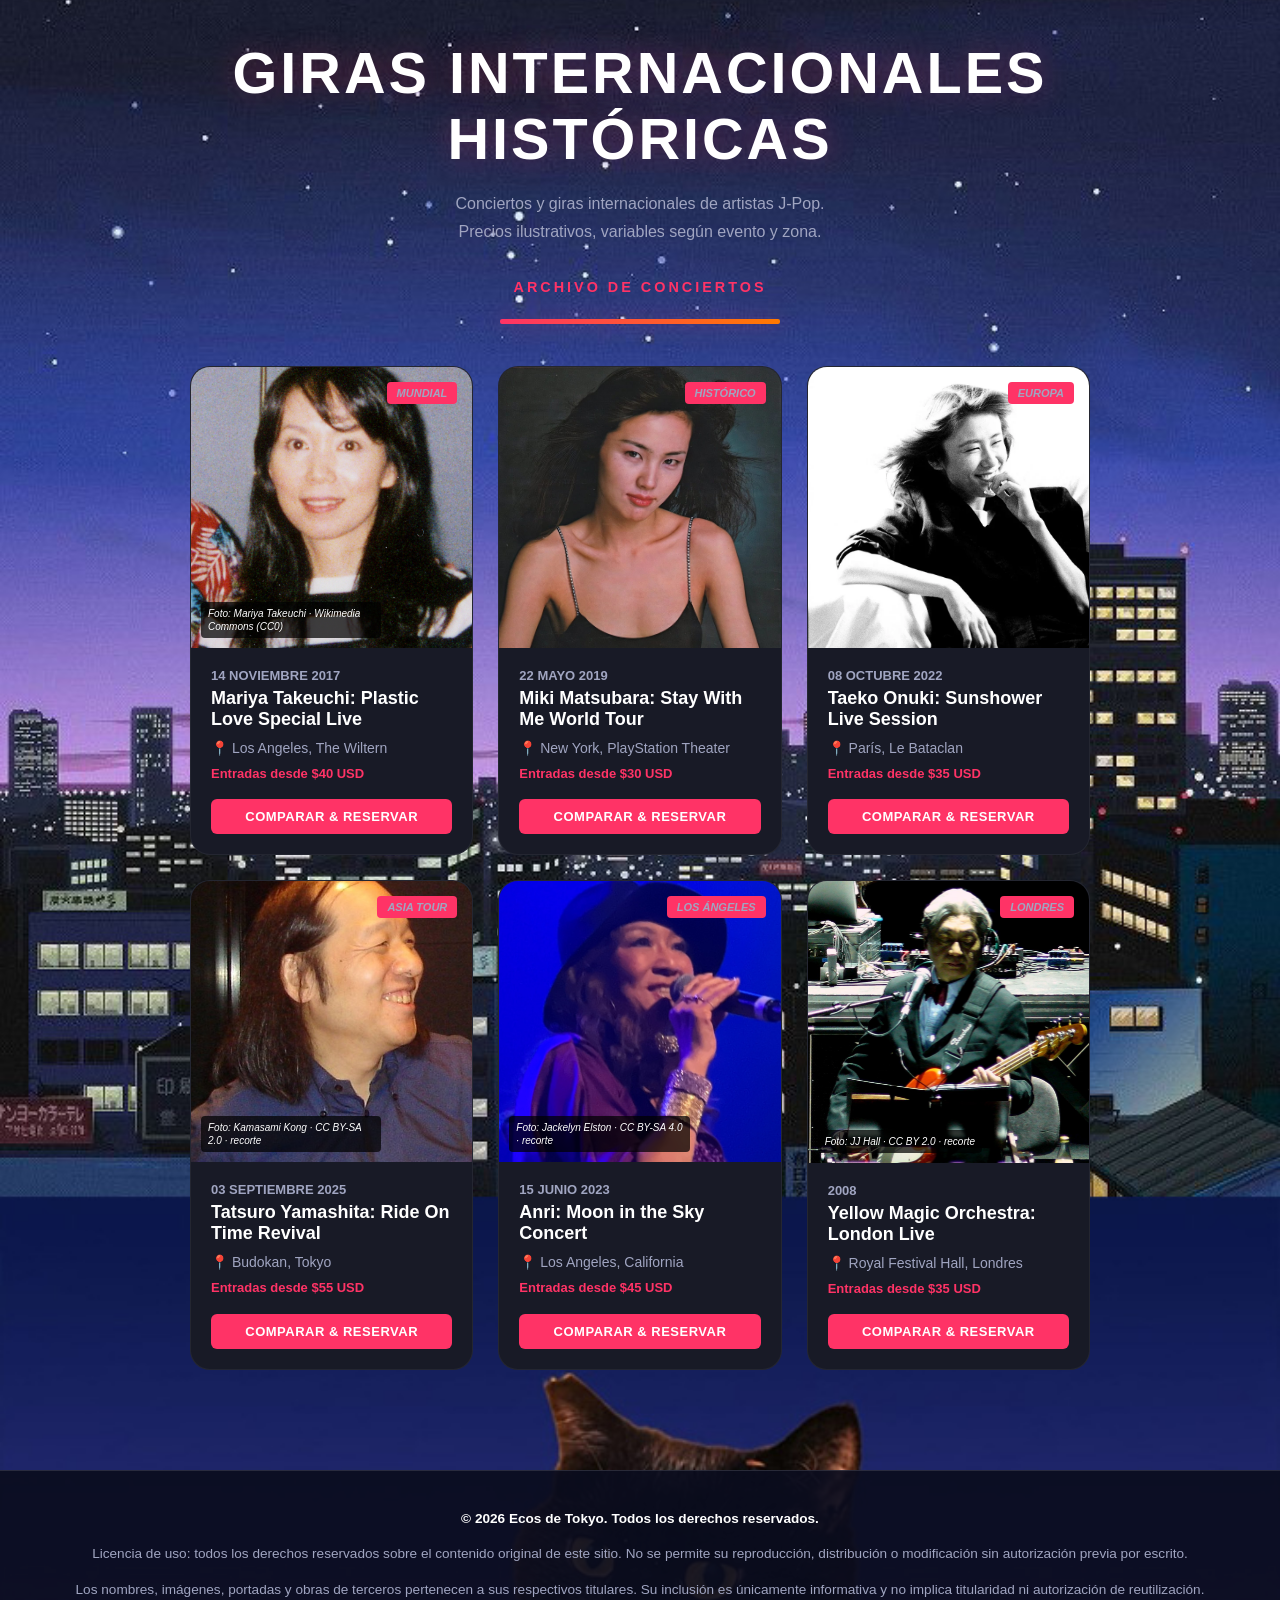
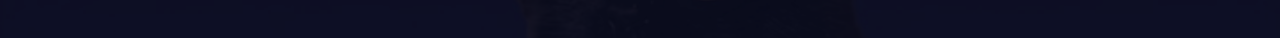
<file: PEVENTOS.html>
<!DOCTYPE html>
<html lang="es">
<head>
    <meta charset="UTF-8">
    <meta name="viewport" content="width=device-width, initial-scale=1.0">
    <title>Giras Internacionales Históricas de J-Pop</title>
    <style>
        :root {
            --bg-dark: #0d0f26;
            --bg-card: #181a26;
            --border-card: rgba(255, 255, 255, 0.05);
            --neon-pink: #ff3366;
            --text-light: #ffffff;
            --text-muted: #a0a5c1;
        }

        body {
            display: flex;
            flex-direction: column;
            min-height: 100vh;
            margin: 0;
            font-family: 'Segoe UI', Tahoma, Geneva, Verdana, sans-serif;
            background-color: var(--bg-dark);
            background-image: url('fondo_cat.png');
            background-size: cover;
            background-position: center;
            background-repeat: no-repeat;
            color: var(--text-light);
            background-attachment: fixed;
        }

        .container {
            flex: 1 0 auto;
        }

        header {
            display: flex;
            justify-content: center;
            padding: 20px;
            background-color: rgba(13, 15, 38, 0.95);
            border-bottom: 1px solid rgba(255, 255, 255, 0.05);
        }

        nav a {
            color: var(--text-light);
            text-decoration: none;
            font-weight: bold;
            text-transform: uppercase;
            font-size: 14px;
            margin: 0 15px;
            letter-spacing: 1px;
            transition: color 0.3s;
        }

        nav a.active, nav a:hover {
            color: var(--neon-pink);
        }

        .container {
            max-width: 1100px;
            margin: 0 auto;
            padding: 40px 20px;
            text-align: center;
        }

        h1 {
            max-width: 900px;
            margin: 0 auto 18px;
            color: var(--text-light);
            font-size: clamp(2.2rem, 5vw, 3.6rem);
            font-weight: 900;
            letter-spacing: 3px;
            line-height: 1.15;
            text-transform: uppercase;
            text-shadow: 0 0 28px rgba(255, 51, 102, 0.28);
        }

        .subtitle {
            max-width: 720px;
            margin: 0 auto 34px;
            color: var(--text-muted);
            font-size: 1rem;
            line-height: 1.7;
        }

        .history-heading {
            margin: 0 0 24px;
            color: var(--neon-pink);
            font-size: 0.9rem;
            font-weight: 800;
            letter-spacing: 3px;
            text-transform: uppercase;
        }

        .gradient-line {
            width: min(280px, 55vw);
            height: 5px;
            background: linear-gradient(90deg, var(--neon-pink), #ff7a00);
            margin: 0 auto 42px;
            border-radius: 2px;
            box-shadow: 0 0 22px rgba(255, 51, 102, 0.35);
        }

        .events-grid {
            display: grid;
            grid-template-columns: repeat(auto-fit, minmax(260px, 1fr));
            gap: 25px;
            margin-bottom: 60px;
        }

        .event-card {
            background-color: var(--bg-card);
            border: 1px solid var(--border-card);
            border-radius: 20px;
            overflow: hidden;
            transition: transform 0.3s, border-color 0.3s;
            display: flex;
            flex-direction: column;
            text-align: left;
        }

        .event-card:hover {
            transform: translateY(-5px);
            border-color: rgba(255, 255, 255, 0.15);
            box-shadow: 0 10px 30px rgba(0, 0, 0, 0.3);
        }

        .event-image {
            width: 100%;
            aspect-ratio: 1;
            background-color: rgba(255, 255, 255, 0.05);
            position: relative;
            display: flex;
            align-items: center;
            justify-content: center;
            color: var(--text-muted);
            font-size: 14px;
            font-style: italic;
            overflow: hidden;
        }

        .event-image > img {
            position: absolute;
            inset: 0;
            width: 100%;
            height: 100%;
            object-fit: cover;
        }

        .badge-tour {
            position: absolute;
            top: 15px;
            right: 15px;
            background: var(--neon-pink);
            padding: 5px 10px;
            font-size: 11px;
            font-weight: bold;
            border-radius: 4px;
            text-transform: uppercase;
        }

        .image-credit {
            position: absolute;
            left: 10px;
            bottom: 10px;
            max-width: calc(100% - 115px);
            padding: 5px 7px;
            border-radius: 4px;
            background: rgba(0, 0, 0, 0.72);
            color: #ffffff;
            font-size: 10px;
            line-height: 1.3;
            text-decoration: none;
        }

        .image-credit:hover {
            text-decoration: underline;
        }

        .event-content {
            padding: 20px;
            display: flex;
            flex-direction: column;
            flex-grow: 1;
        }

        .event-date {
            color: var(--text-muted);
            font-size: 13px;
            font-weight: bold;
            text-transform: uppercase;
            margin-bottom: 5px;
        }

        .event-title {
            font-size: 18px;
            font-weight: bold;
            margin: 0 0 10px 0;
            color: var(--text-light);
        }

        .event-place {
            font-size: 14px;
            color: var(--text-muted);
            margin-bottom: 10px;
        }

        .event-starting-price {
            color: var(--neon-pink);
            font-size: 13px;
            font-weight: bold;
            margin: 0 0 18px;
        }

        .btn-action {
            margin-top: auto;
            background: var(--neon-pink);
            border: none;
            color: var(--text-light);
            padding: 10px 15px;
            border-radius: 6px;
            font-weight: bold;
            cursor: pointer;
            text-align: center;
            text-transform: uppercase;
            font-size: 13px;
            letter-spacing: 0.5px;
            transition: background 0.3s, color 0.3s;
        }

        .btn-action:hover {
            background: #e62254;
            color: white;
        }

        .modal-overlay {
            position: fixed;
            top: 0;
            left: 0;
            width: 100%;
            height: 100%;
            background: rgba(5, 6, 15, 0.85);
            backdrop-filter: blur(5px);
            display: flex;
            align-items: center;
            justify-content: center;
            z-index: 1000;
            opacity: 0;
            pointer-events: none;
            transition: opacity 0.3s ease;
        }

        .modal-overlay.active {
            opacity: 1;
            pointer-events: auto;
        }

        .modal-box {
            background-color: var(--bg-card);
            border: 1px solid rgba(255, 255, 255, 0.1);
            border-radius: 16px;
            width: 90%;
            max-width: 500px;
            padding: 30px;
            box-shadow: 0 10px 30px rgba(0, 0, 0, 0.3);
            position: relative;
            box-sizing: border-box;
        }

        .modal-close {
            position: absolute;
            top: 15px;
            right: 20px;
            font-size: 24px;
            color: var(--text-muted);
            cursor: pointer;
            transition: color 0.3s;
        }

        .modal-close:hover {
            color: var(--neon-pink);
        }

        .modal-title {
            font-size: 22px;
            margin-top: 0;
            margin-bottom: 5px;
            color: var(--text-light);
        }

        .modal-subtitle {
            color: var(--text-muted);
            font-size: 14px;
            margin-bottom: 25px;
        }

        .ticket-zone-selector {
            display: flex;
            flex-direction: column;
            gap: 12px;
            margin-bottom: 25px;
        }

        .zone-option {
            background-color: var(--bg-card);
            border: 1px solid var(--border-card);
            padding: 12px 15px;
            border-radius: 8px;
            display: flex;
            justify-content: space-between;
            align-items: center;
            cursor: pointer;
            transition: all 0.2s;
        }

        .zone-option:hover {
            border-color: var(--text-muted);
        }

        .zone-option.selected {
            border-color: var(--neon-pink);
            background-color: rgba(255, 51, 102, 0.08);
        }

        .zone-name {
            font-weight: bold;
            font-size: 15px;
        }

        .zone-price {
            color: var(--neon-pink);
            font-weight: bold;
        }

        .form-group {
            display: flex;
            flex-direction: column;
            text-align: left;
            margin-bottom: 20px;
        }

        .form-group label {
            font-size: 12px;
            text-transform: uppercase;
            color: var(--text-muted);
            margin-bottom: 6px;
            letter-spacing: 0.5px;
        }

        .form-group select {
            background-color: var(--bg-dark);
            border: 1px solid var(--border-card);
            color: white;
            padding: 10px;
            border-radius: 6px;
            font-size: 14px;
            outline: none;
        }

        .btn-submit {
            width: 100%;
            background: var(--neon-pink);
            border: none;
            color: white;
            padding: 12px;
            border-radius: 6px;
            font-weight: bold;
            font-size: 15px;
            text-transform: uppercase;
            cursor: pointer;
            box-shadow: none;
        }

        .btn-submit:hover {
            filter: brightness(1.1);
        }

        .site-footer {
            margin-top: 0;
            padding: 24px 20px;
            background: rgba(10, 12, 30, 0.92);
            border-top: 1px solid rgba(255, 255, 255, 0.12);
            color: #a0a5c1;
            text-align: center;
            font-size: 0.85rem;
            line-height: 1.6;
        }

        .site-footer p + p {
            margin-top: 6px;
        }

        .site-footer strong {
            color: #ffffff;
        }

        @media (max-width: 480px) {
            .site-footer {
                padding: 20px 16px;
            }
        }
    </style>
</head>
<body>
    <div class="container">
        <h1>Giras Internacionales Históricas</h1>
        <div class="subtitle">Conciertos y giras internacionales de artistas J-Pop.<br>Precios ilustrativos, variables según evento y zona.</div>
        <p class="history-heading">Archivo de conciertos</p>
        <div class="gradient-line"></div>

        <div class="events-grid">
            <div class="event-card">
                <div class="event-image">
                    <img src="evento-mariya.jpg" alt="Mariya Takeuchi en una fotografía promocional" loading="lazy">
                    <a class="image-credit" href="https://commons.wikimedia.org/wiki/File:Mariya_Takeuchi_(cropped).jpg" target="_blank" rel="noopener noreferrer">Foto: Mariya Takeuchi · Wikimedia Commons (CC0)</a>
                    <div class="badge-tour">Mundial</div>
                </div>
                <div class="event-content">
                    <div class="event-date">14 Noviembre 2017</div>
                    <div class="event-title">Mariya Takeuchi: Plastic Love Special Live</div>
                    <div class="event-place">📍 Los Angeles, The Wiltern</div>
                    <p class="event-starting-price">Entradas desde $40 USD</p>
                    <button class="btn-action" data-event-name="Mariya Takeuchi: Plastic Love Live" data-event-date="14 Nov 2017" data-vip-price="120" data-preferred-price="75" data-mezzanine-price="40">Comparar & Reservar</button>
                </div>
            </div>

            <div class="event-card">
                <div class="event-image">
                    <img src="MI.jpg" alt="Fotografía de Miki Matsubara" loading="lazy">
                    <div class="badge-tour">Histórico</div>
                </div>
                <div class="event-content">
                    <div class="event-date">22 Mayo 2019</div>
                    <div class="event-title">Miki Matsubara: Stay With Me World Tour</div>
                    <div class="event-place">📍 New York, PlayStation Theater</div>
                    <p class="event-starting-price">Entradas desde $30 USD</p>
                    <button class="btn-action" data-event-name="Miki Matsubara: Stay With Me Tour" data-event-date="22 May 2019" data-vip-price="95" data-preferred-price="60" data-mezzanine-price="30">Comparar & Reservar</button>
                </div>
            </div>

            <div class="event-card">
                <div class="event-image">
                    <img src="onuki.webp" alt="Fotografía de Taeko Onuki" loading="lazy">
                    <div class="badge-tour">Europa</div>
                </div>
                <div class="event-content">
                    <div class="event-date">08 Octubre 2022</div>
                    <div class="event-title">Taeko Onuki: Sunshower Live Session</div>
                    <div class="event-place">📍 París, Le Bataclan</div>
                    <p class="event-starting-price">Entradas desde $35 USD</p>
                    <button class="btn-action" data-event-name="Taeko Onuki: Sunshower Live" data-event-date="08 Oct 2022" data-vip-price="110" data-preferred-price="70" data-mezzanine-price="35">Comparar & Reservar</button>
                </div>
            </div>

            <div class="event-card">
                <div class="event-image">
                    <img src="evento-tatsuro.jpg" alt="Tatsuro Yamashita en una entrevista para TOKYO FM" loading="lazy">
                    <a class="image-credit" href="https://commons.wikimedia.org/wiki/File:Tatsuro_Yamashita,_2005_(cropped).jpg" target="_blank" rel="noopener noreferrer">Foto: Kamasami Kong · CC BY-SA 2.0 · recorte</a>
                    <div class="badge-tour">Asia Tour</div>
                </div>
                <div class="event-content">
                    <div class="event-date">03 Septiembre 2025</div>
                    <div class="event-title">Tatsuro Yamashita: Ride On Time Revival</div>
                    <div class="event-place">📍 Budokan, Tokyo</div>
                    <p class="event-starting-price">Entradas desde $55 USD</p>
                    <button class="btn-action" data-event-name="Tatsuro Yamashita: Ride On Time" data-event-date="03 Sept 2025" data-vip-price="150" data-preferred-price="95" data-mezzanine-price="55">Comparar & Reservar</button>
                </div>
            </div>

            <div class="event-card">
                <div class="event-image">
                    <img src="evento-anri.jpg" alt="Anri actuando en un concierto en Los Ángeles" loading="lazy">
                    <a class="image-credit" href="https://commons.wikimedia.org/wiki/File:AnriLA22023_(cropped).jpg" target="_blank" rel="noopener noreferrer">Foto: Jackelyn Elston · CC BY-SA 4.0 · recorte</a>
                    <div class="badge-tour">Los Ángeles</div>
                </div>
                <div class="event-content">
                    <div class="event-date">15 Junio 2023</div>
                    <div class="event-title">Anri: Moon in the Sky Concert</div>
                    <div class="event-place">📍 Los Angeles, California</div>
                    <p class="event-starting-price">Entradas desde $45 USD</p>
                    <button class="btn-action" data-event-name="Anri: Moon in the Sky Concert" data-event-date="15 Jun 2023" data-vip-price="135" data-preferred-price="85" data-mezzanine-price="45">Comparar & Reservar</button>
                </div>
            </div>

            <div class="event-card">
                <div class="event-image">
                    <img src="evento-haruomi.jpg" alt="Haruomi Hosono tocando con Yellow Magic Orchestra en Londres" loading="lazy">
                    <a class="image-credit" href="https://commons.wikimedia.org/wiki/File:YMOHosono2008(cropped).jpg" target="_blank" rel="noopener noreferrer">Foto: JJ Hall · CC BY 2.0 · recorte</a>
                    <div class="badge-tour">Londres</div>
                </div>
                <div class="event-content">
                    <div class="event-date">2008</div>
                    <div class="event-title">Yellow Magic Orchestra: London Live</div>
                    <div class="event-place">📍 Royal Festival Hall, Londres</div>
                    <p class="event-starting-price">Entradas desde $35 USD</p>
                    <button class="btn-action" data-event-name="Yellow Magic Orchestra: London Live" data-event-date="2008" data-vip-price="105" data-preferred-price="65" data-mezzanine-price="35">Comparar & Reservar</button>
                </div>
            </div>
        </div>
    </div>

    <div class="modal-overlay" id="bookingModal">
        <div class="modal-box">
            <span class="modal-close" data-booking-close>&times;</span>
            <h3 class="modal-title" id="modalEventName">Nombre del Evento</h3>
            <div class="modal-subtitle" id="modalEventDate">Fecha</div>

            <p style="text-align: left; font-size: 13px; color: var(--text-muted); margin-bottom: 10px;">
                1. Compara las zonas disponibles y selecciona una:
            </p>

            <div class="ticket-zone-selector">
                <div class="zone-option selected" id="zone1" data-zone="vip" data-price="120">
                    <span class="zone-name">💎 VIP Front Stage</span>
                    <span class="zone-price">$120 USD</span>
                </div>
                <div class="zone-option" id="zone2" data-zone="preferred" data-price="75">
                    <span class="zone-name">🍹 Platea General Preferente</span>
                    <span class="zone-price">$75 USD</span>
                </div>
                <div class="zone-option" id="zone3" data-zone="mezzanine" data-price="40">
                    <span class="zone-name">🌌 Mezzanine (Vista Nocturna)</span>
                    <span class="zone-price">$40 USD</span>
                </div>
            </div>

            <div class="form-group">
                <label for="ticketQty">2. Cantidad de Entradas</label>
                <select id="ticketQty">
                    <option value="1">1 Entrada</option>
                    <option value="2">2 Entradas</option>
                    <option value="3">3 Entradas</option>
                    <option value="4">4 Entradas</option>
                </select>
            </div>

            <div style="display: flex; justify-content: space-between; align-items: center; margin-bottom: 25px; padding: 0 5px;">
                <span style="font-weight: bold; font-size: 16px;">Total Estimado:</span>
                <span id="totalPrice" style="font-size: 22px; font-weight: bold; color: var(--neon-pink);">$120 USD</span>
            </div>

            <button class="btn-submit" data-booking-confirm>Confirmar Reserva Retro</button>
        </div>
    </div>

    <footer class="site-footer">
        <p><strong>&copy; 2026 Ecos de Tokyo. Todos los derechos reservados.</strong></p>
        <p>Licencia de uso: todos los derechos reservados sobre el contenido original de este sitio. No se permite su reproducción, distribución o modificación sin autorización previa por escrito.</p>
        <p>Los nombres, imágenes, portadas y obras de terceros pertenecen a sus respectivos titulares. Su inclusión es únicamente informativa y no implica titularidad ni autorización de reutilización.</p>
    </footer>

    <script>
        (() => {
            const modal = document.getElementById('bookingModal');
            let currentPricePerTicket = 120;

            function updateTotal() {
                const quantity = Number(modal.querySelector('#ticketQty').value);
                modal.querySelector('#totalPrice').innerText = `$${currentPricePerTicket * quantity} USD`;
            }

            function closeBooking() {
                modal.classList.remove('active');
            }

            document.addEventListener('click', event => {
                const target = event.target;
                const bookingButton = target.closest('.btn-action[data-event-name]');
                if (bookingButton) {
                    modal.querySelector('#modalEventName').innerText = bookingButton.dataset.eventName;
                    modal.querySelector('#modalEventDate').innerText =
                        `Fecha del concierto original: ${bookingButton.dataset.eventDate}`;
                    modal.querySelectorAll('.zone-option').forEach(option => {
                        const price = Number(bookingButton.dataset[`${option.dataset.zone}Price`]);
                        option.dataset.price = price;
                        option.querySelector('.zone-price').innerText = `$${price} USD`;
                        option.classList.toggle('selected', option.dataset.zone === 'vip');
                    });
                    currentPricePerTicket = Number(bookingButton.dataset.vipPrice);
                    modal.querySelector('#ticketQty').value = '1';
                    updateTotal();
                    modal.classList.add('active');
                    return;
                }

                const zoneOption = target.closest('.zone-option[data-price]');
                if (zoneOption && modal.contains(zoneOption)) {
                    modal.querySelectorAll('.zone-option').forEach(option => {
                        option.classList.remove('selected');
                    });
                    zoneOption.classList.add('selected');
                    currentPricePerTicket = Number(zoneOption.dataset.price);
                    updateTotal();
                    return;
                }

                if (target.closest('[data-booking-close]') ||
                    target === modal) {
                    closeBooking();
                    return;
                }

                if (target.closest('[data-booking-confirm]')) {
                    alert("✨ ¡Reserva ficticia completada con éxito! Has viajado en el tiempo para asegurar tu entrada en la base de datos de Ecos de Tokyo.");
                    closeBooking();
                }
            });

            document.addEventListener('change', event => {
                if (event.target.matches('#ticketQty') && modal.contains(event.target)) {
                    updateTotal();
                }
            });
        })();
    </script>
</body>
</html>
</file>
